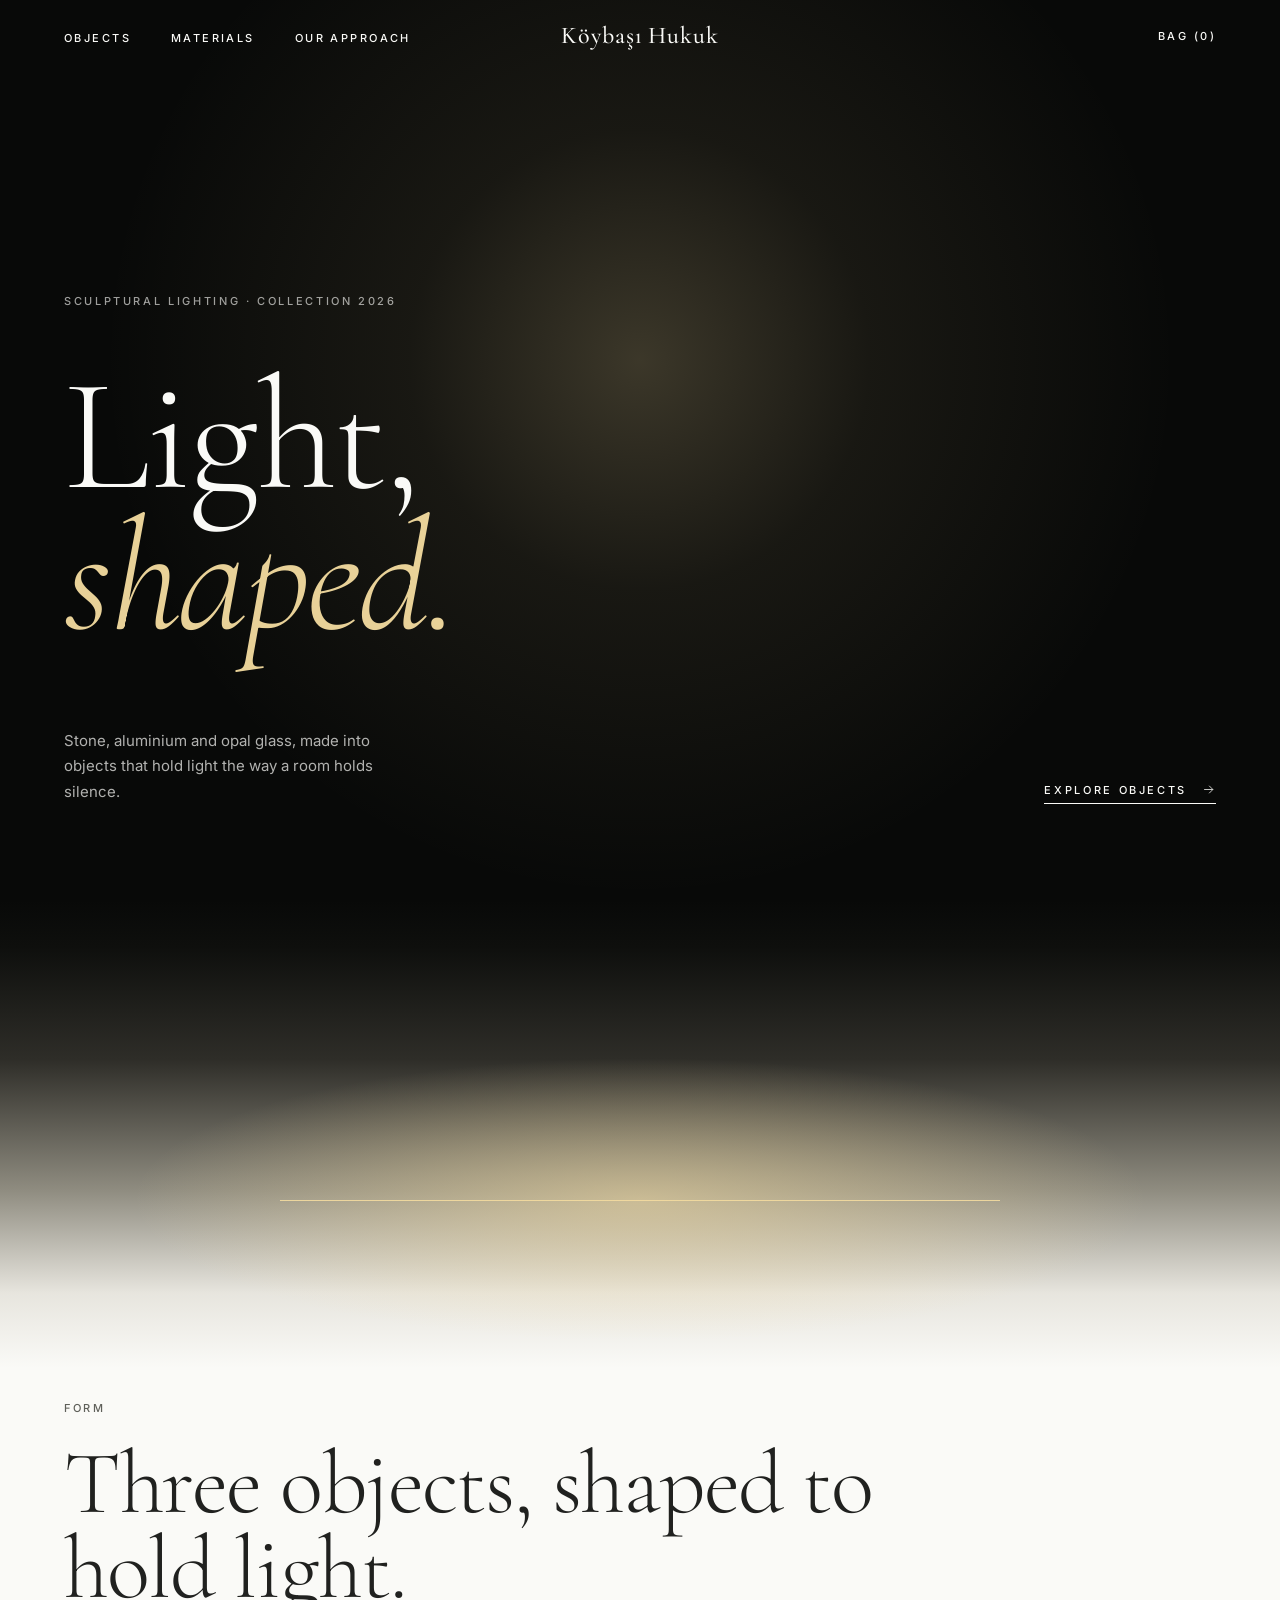
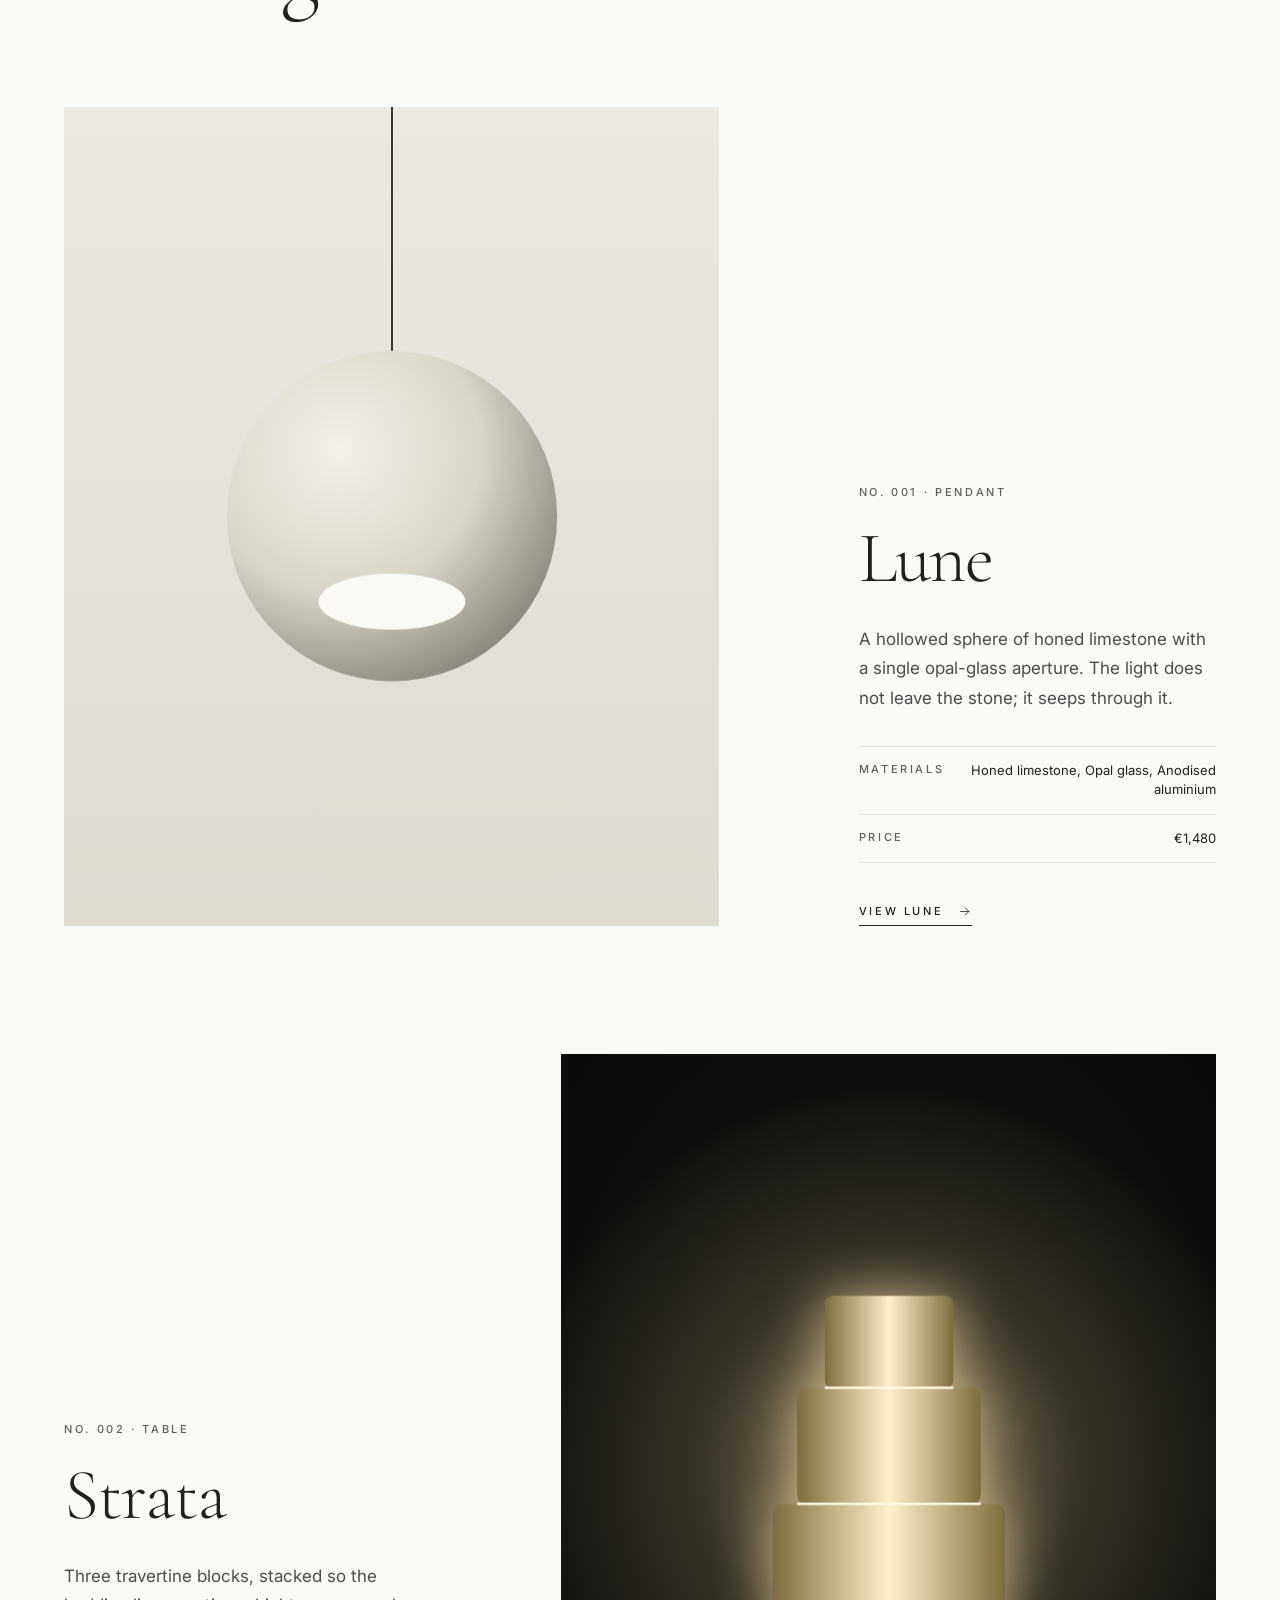
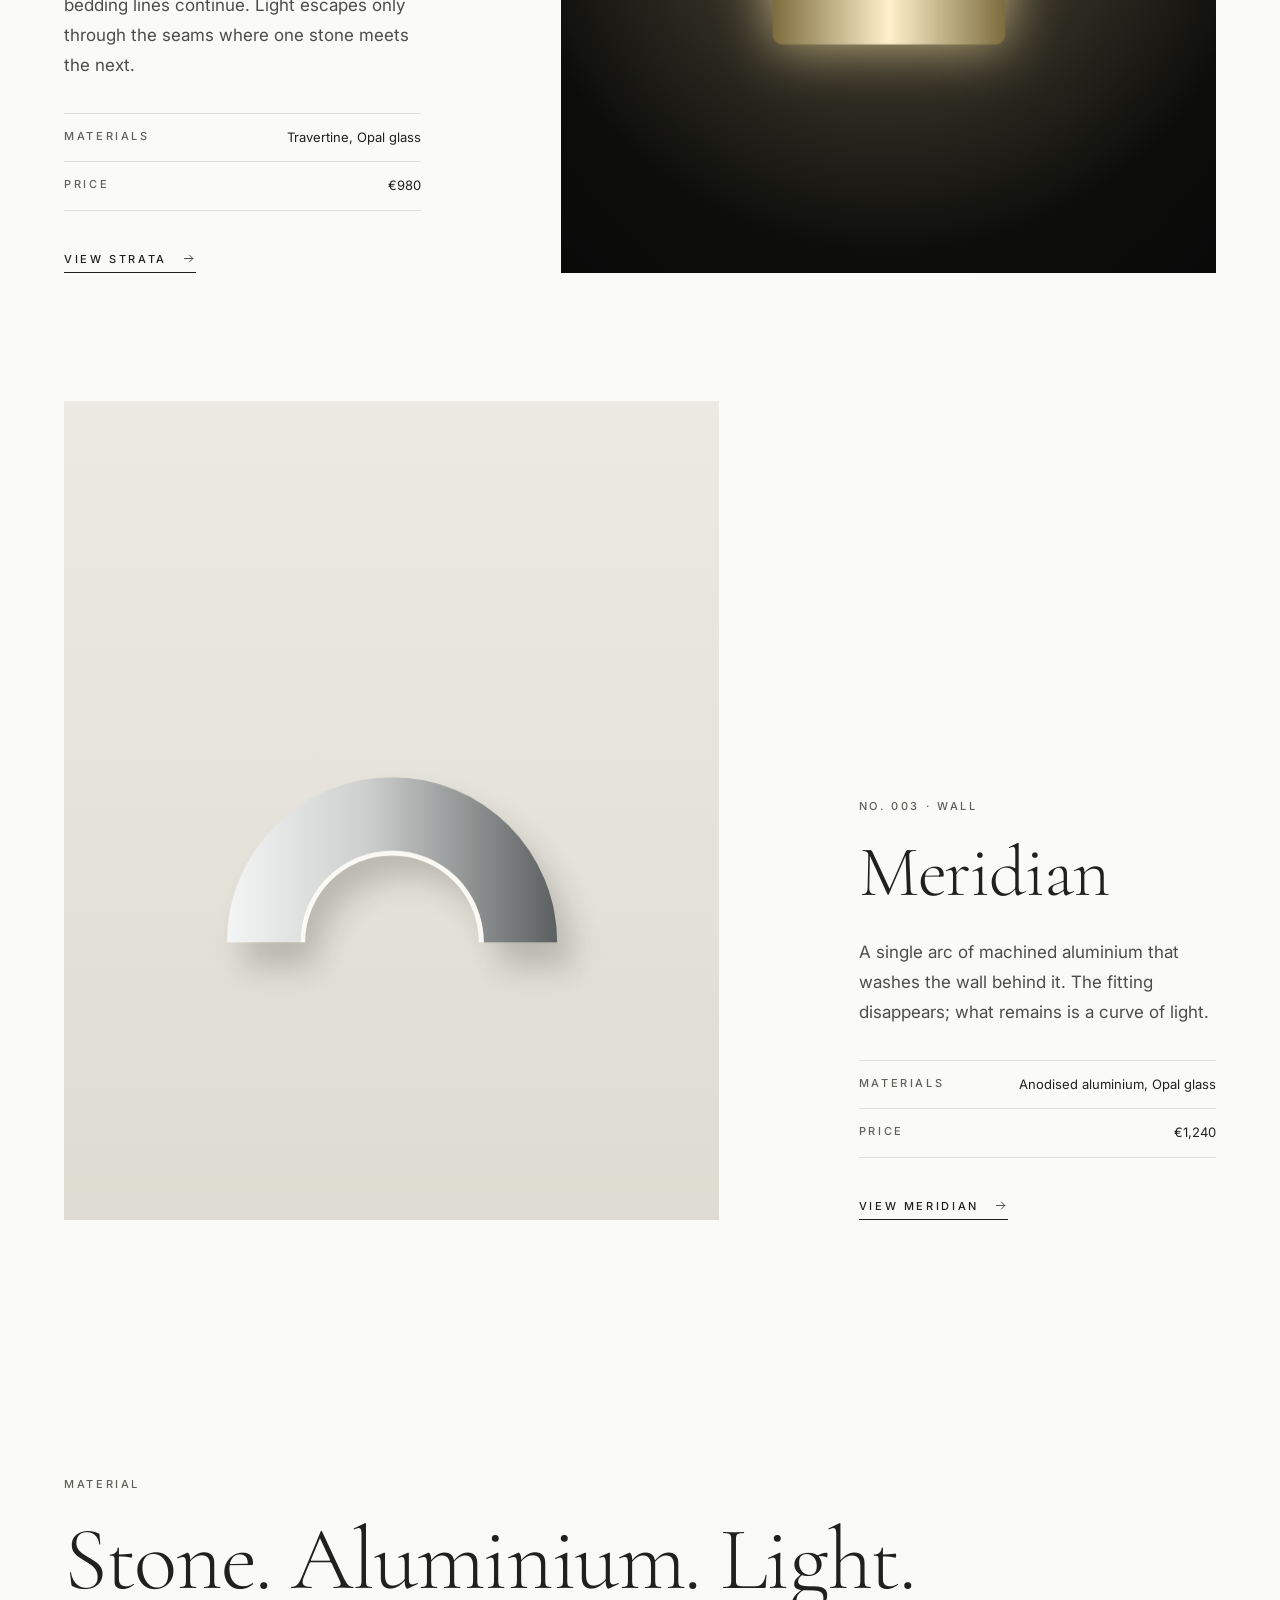
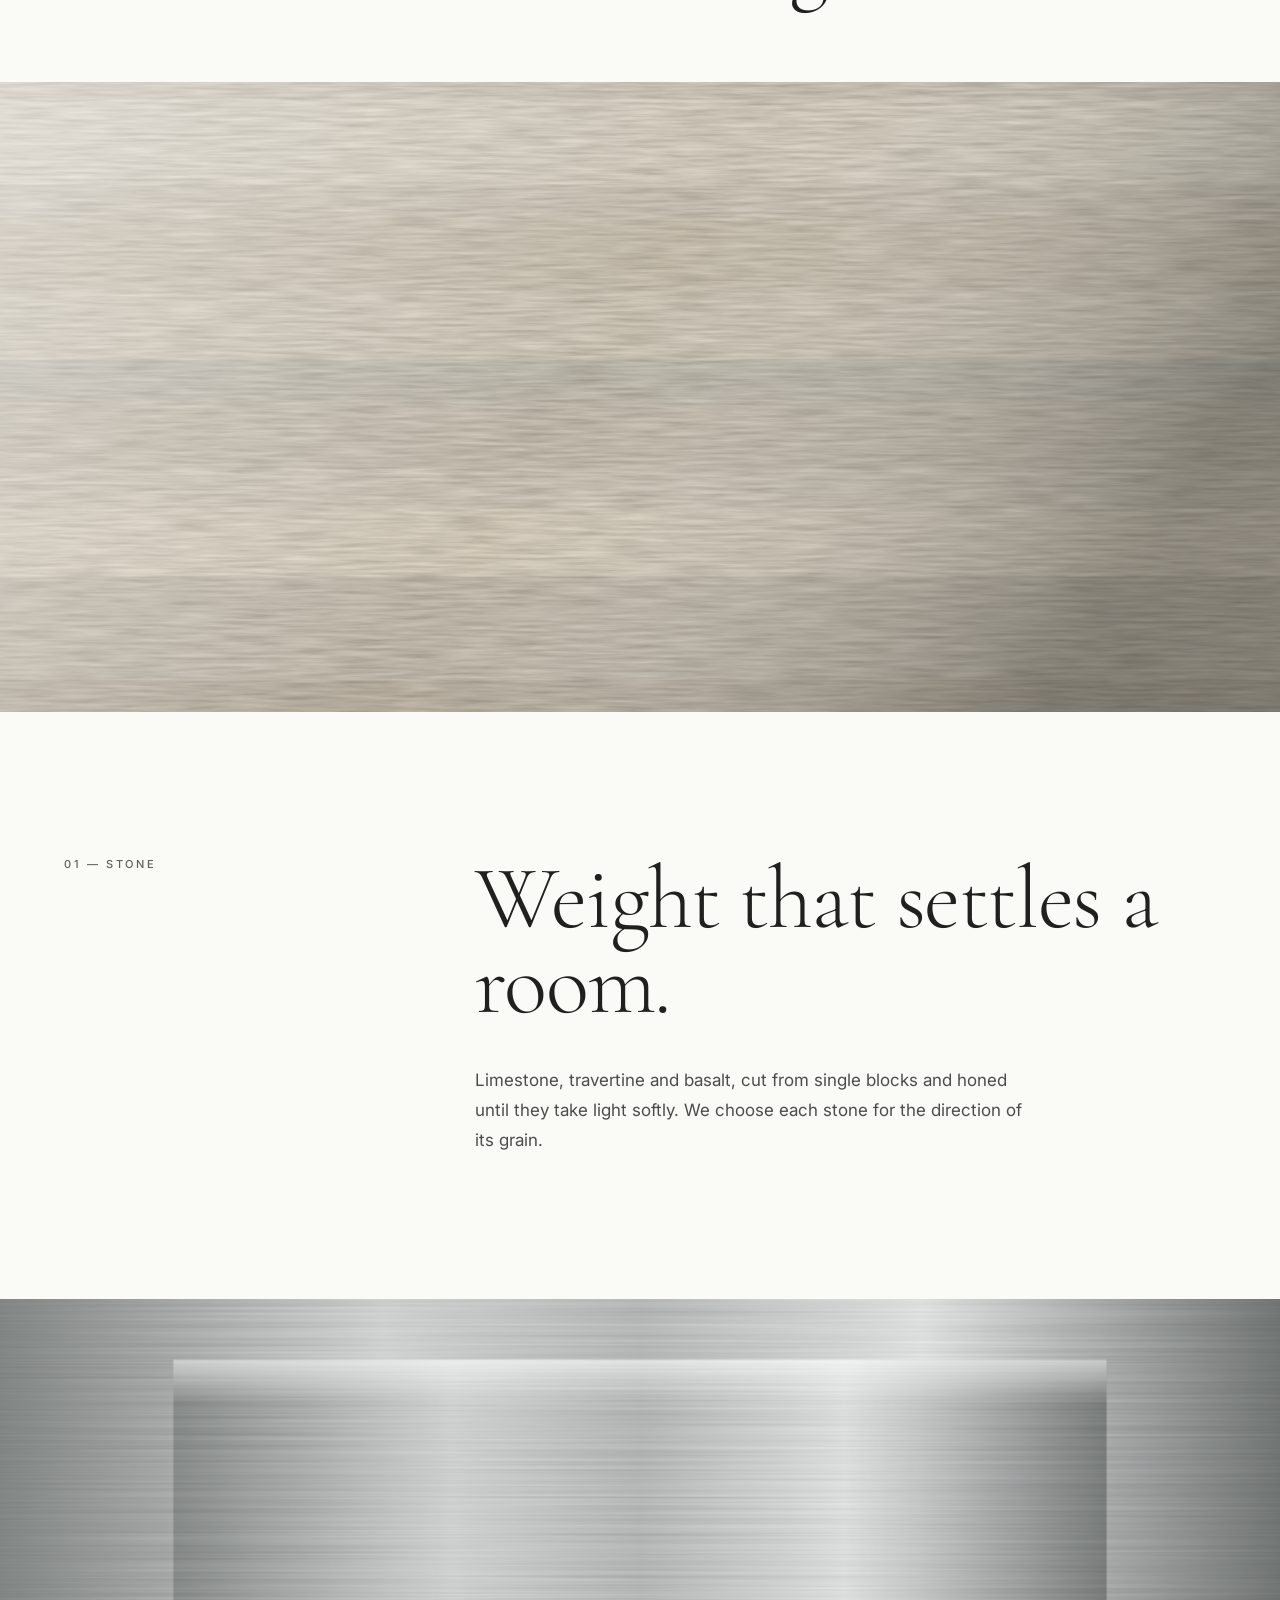
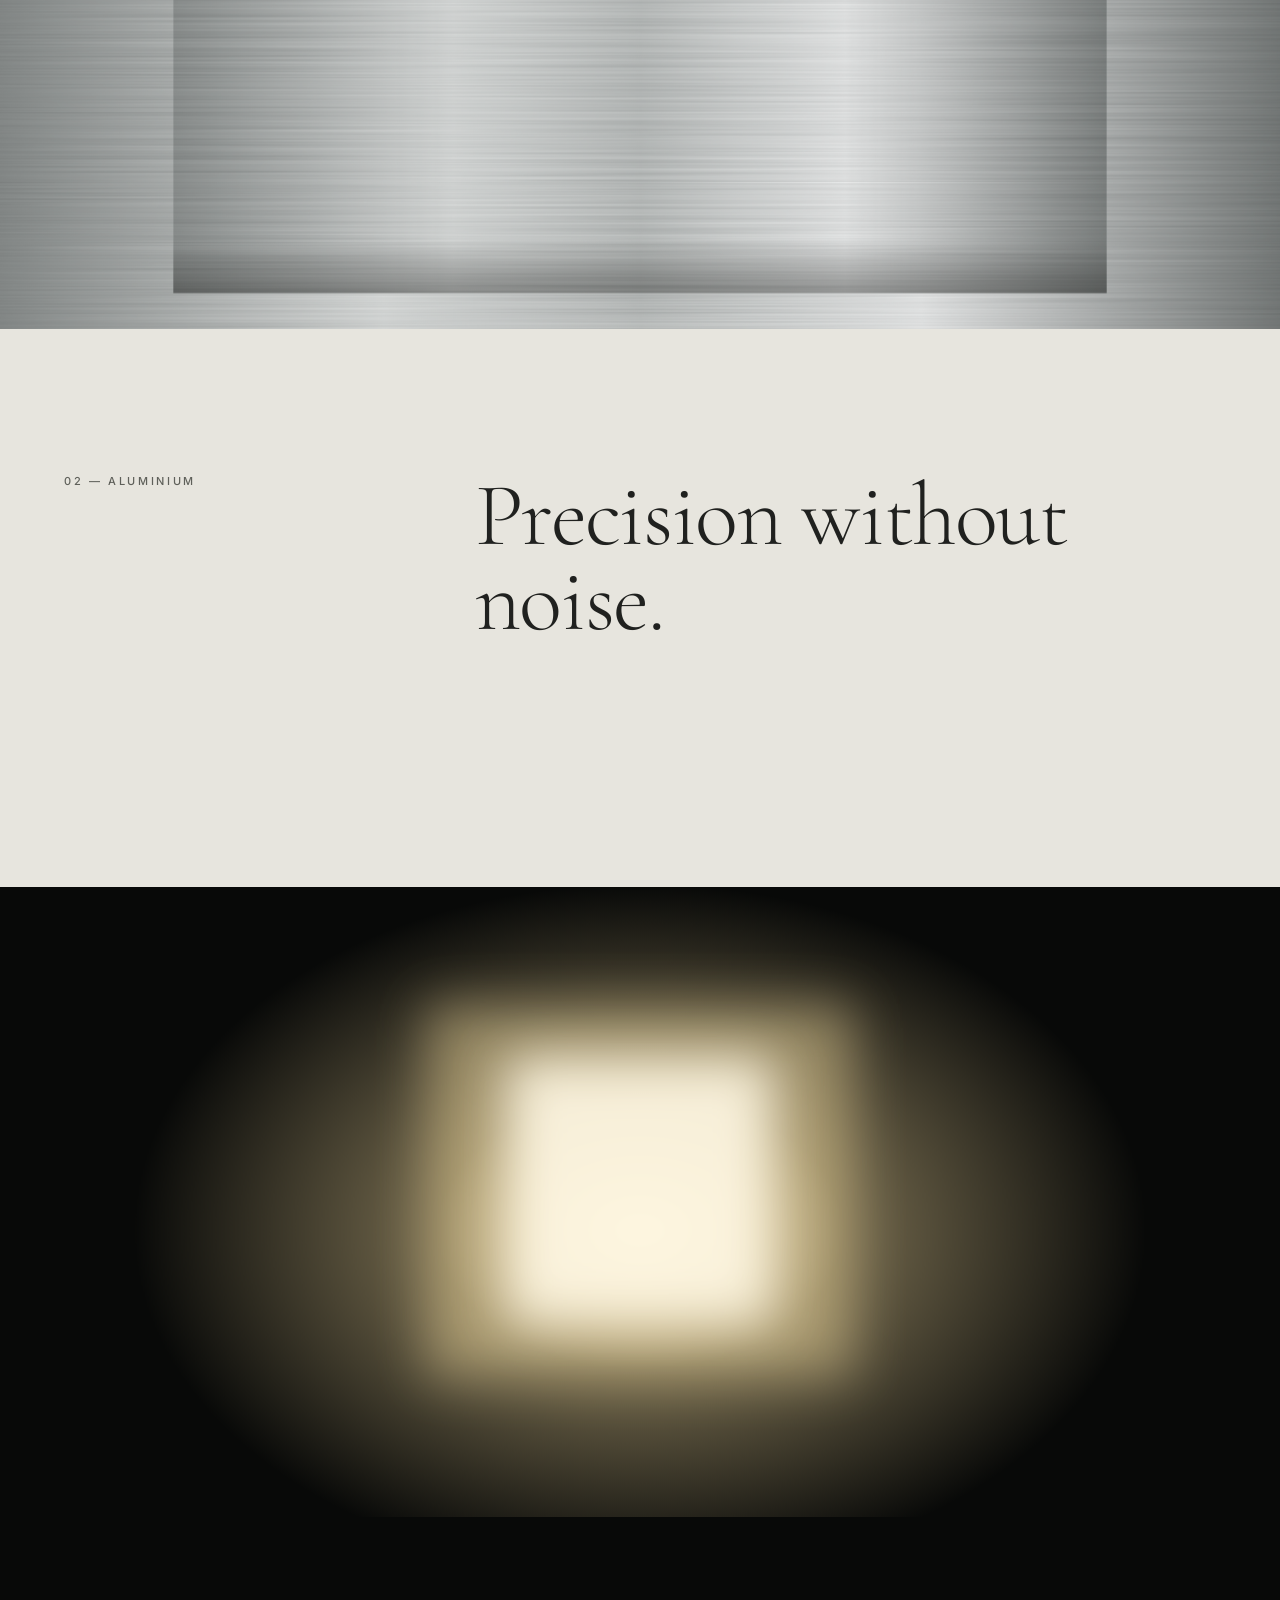
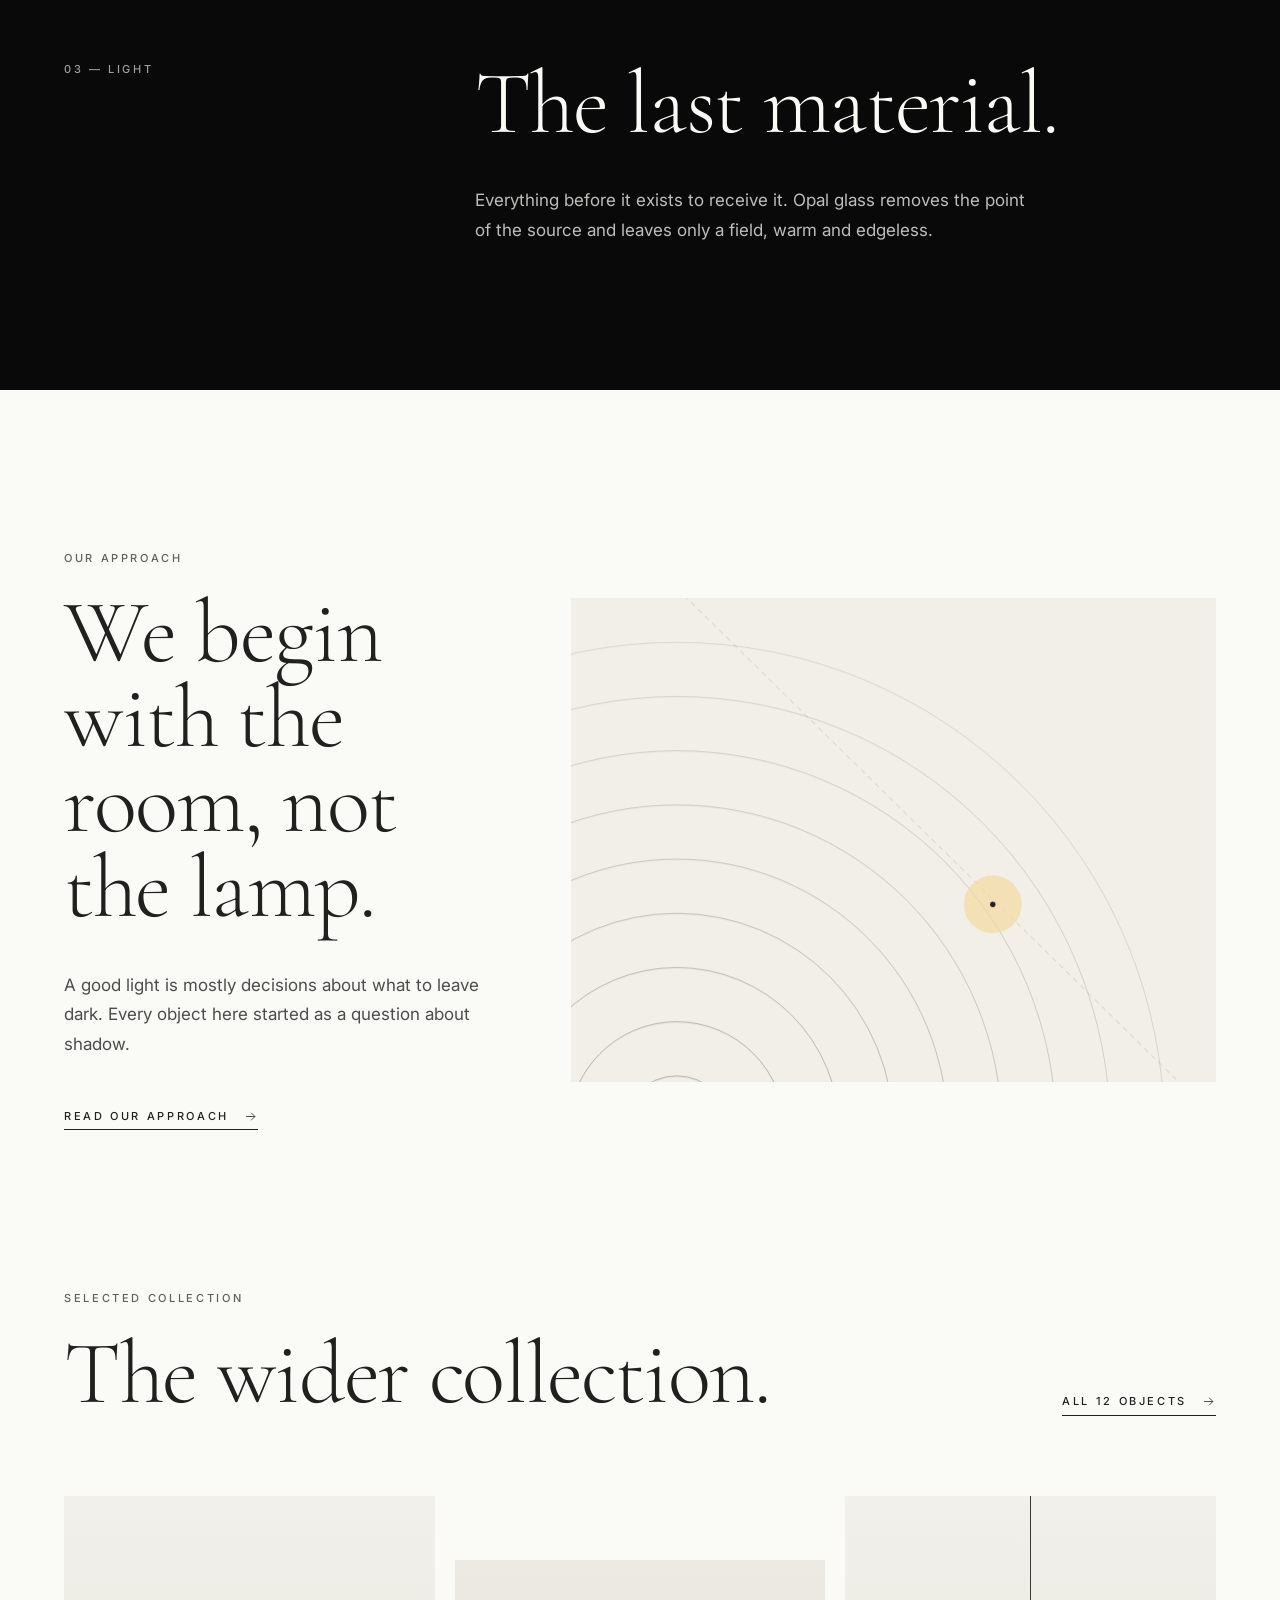
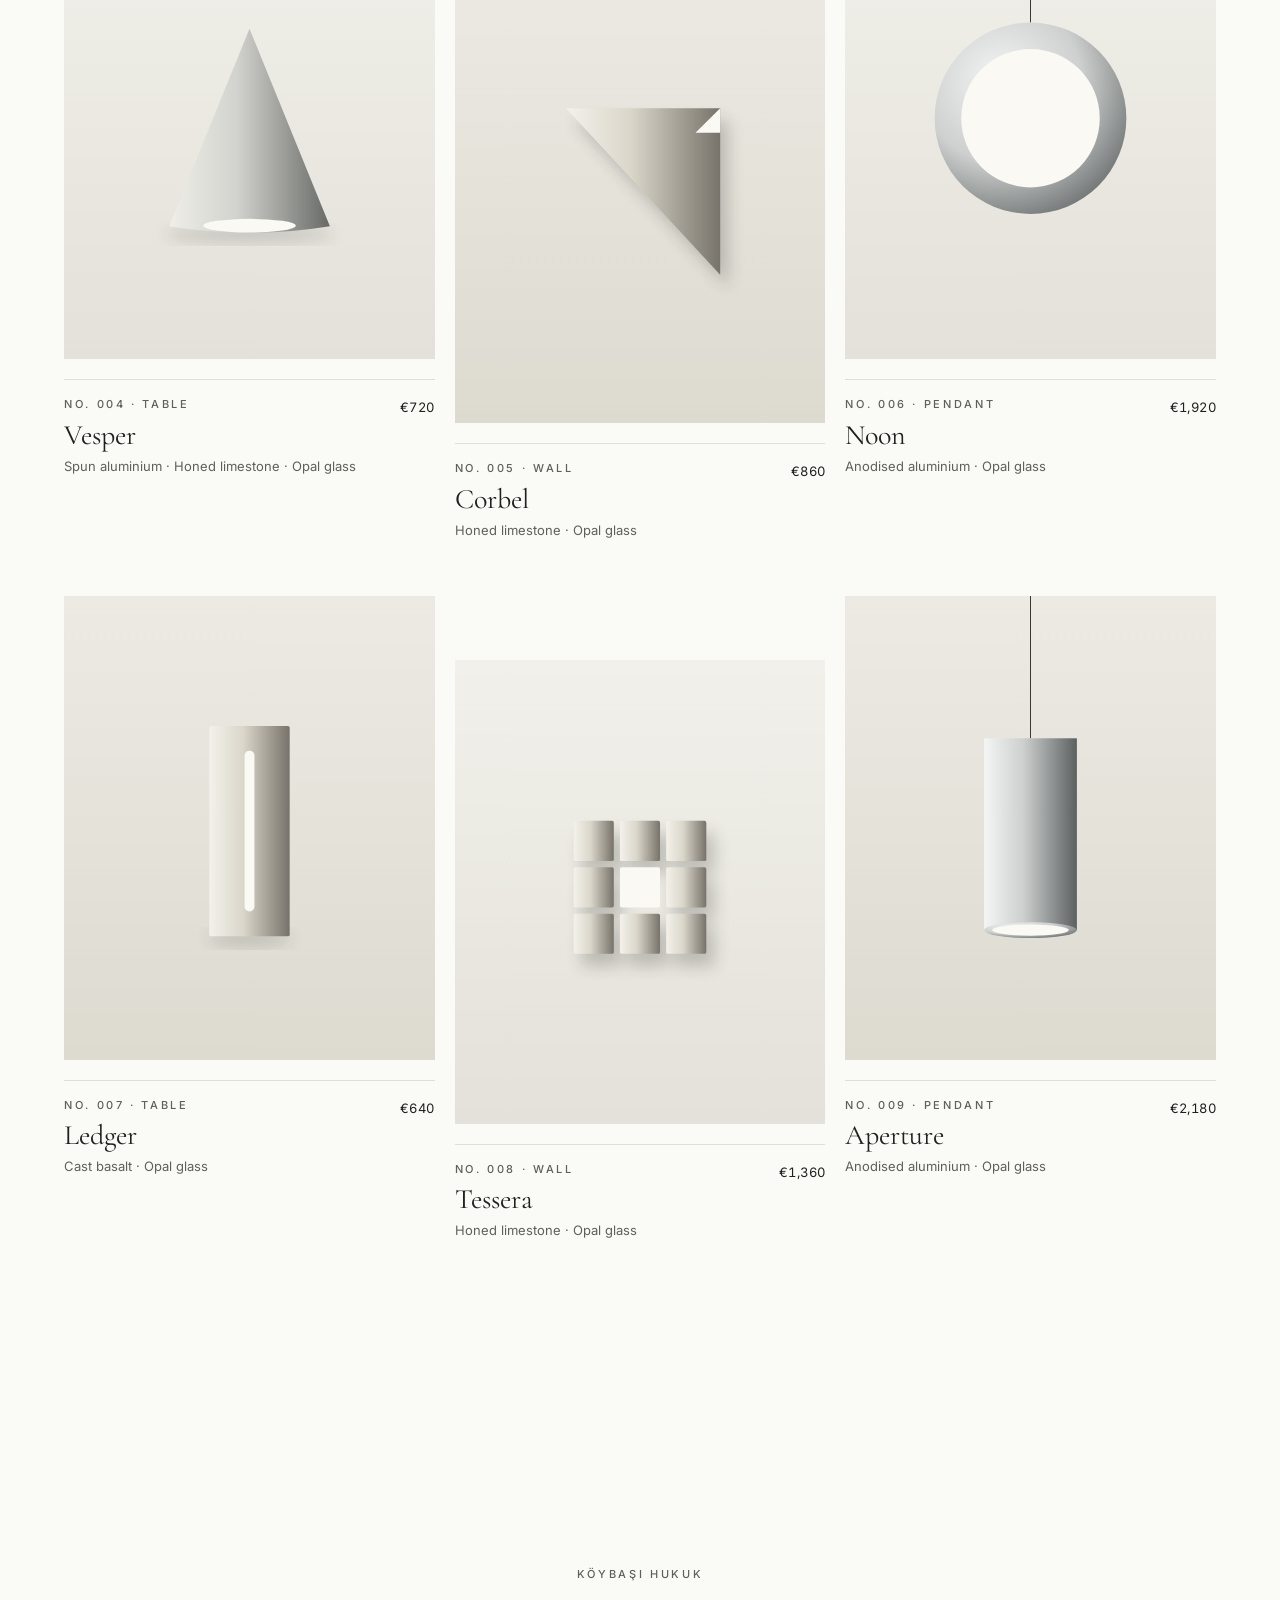
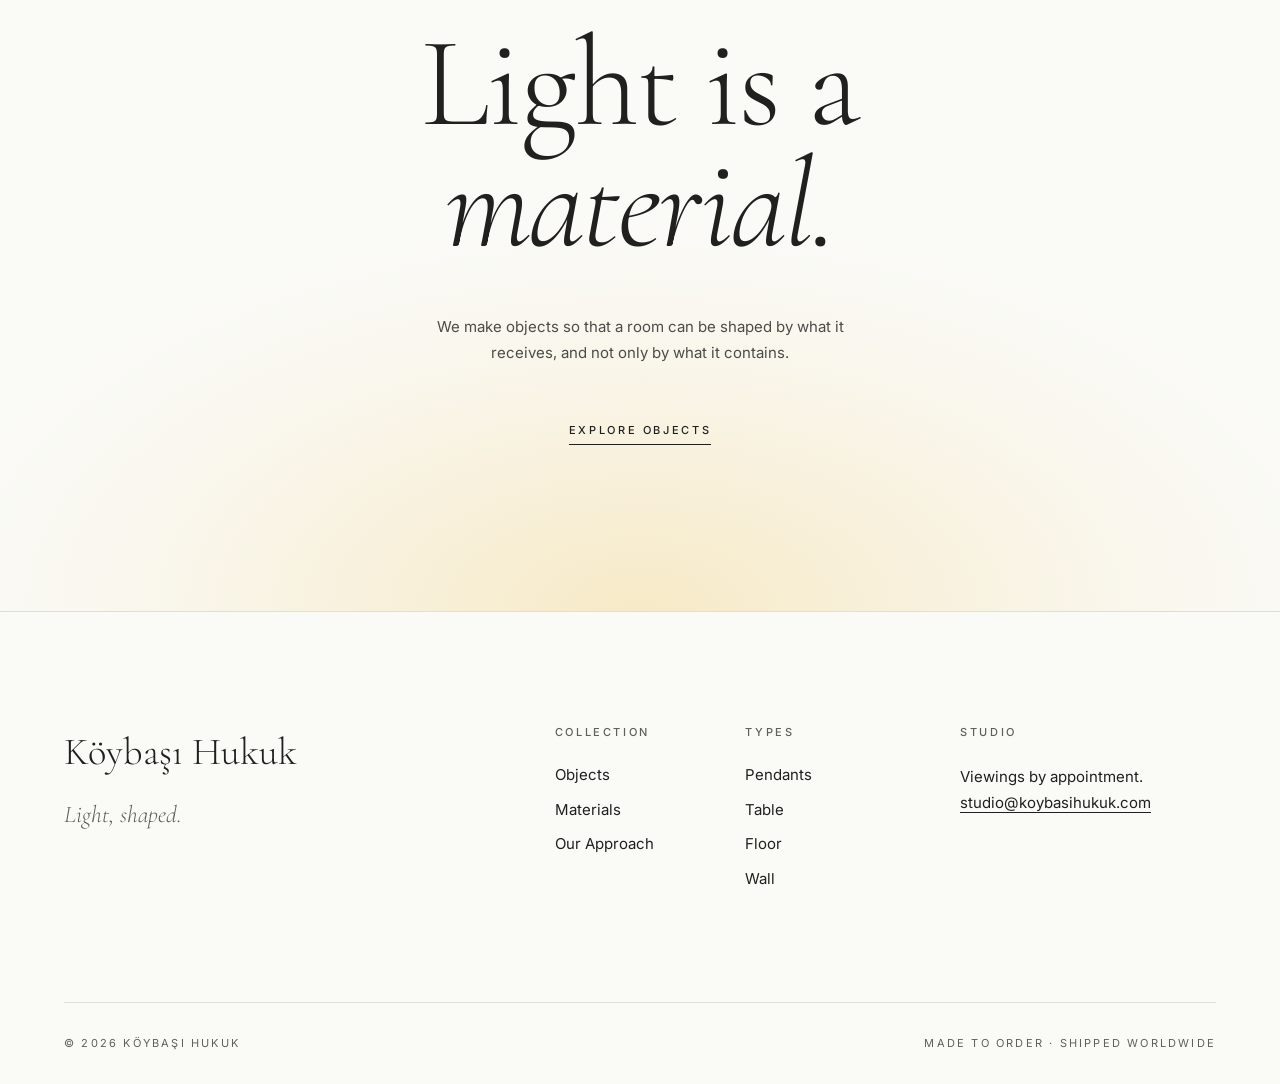
<file: index.html>
<!doctype html>
<html lang="en">
<head>
<title>Köybaşı Hukuk — Light, shaped.</title>
<meta name="description" content="Sculptural lighting in stone, aluminium and opal glass. Collectible objects in which light is treated as a material.">
<meta property="og:title" content="Köybaşı Hukuk — Light, shaped.">
<meta property="og:type" content="website">
<meta charset="utf-8">
<meta name="viewport" content="width=device-width,initial-scale=1">
<meta name="theme-color" content="#080908">
<link rel="icon" href="favicon.svg" type="image/svg+xml">
<link rel="preconnect" href="https://fonts.googleapis.com">
<link rel="preconnect" href="https://fonts.gstatic.com" crossorigin>
<link href="https://fonts.googleapis.com/css2?family=Cormorant+Garamond:ital,wght@0,300;0,400;0,500;0,600;1,300;1,400&family=Inter:wght@400;500&display=swap" rel="stylesheet">
<link rel="stylesheet" href="css/style.css">
</head>
<body data-page="home">
<main>
  <section class="hero on-dark" id="hero" aria-labelledby="hero-title">
    <div class="spot" id="spot" aria-hidden="true"></div>
    <div class="horizon" id="horizon" aria-hidden="true"></div>
    <div class="shell">
      <p class="eyebrow fadein" style="animation-delay:.2s;margin-bottom:56px">Sculptural lighting · Collection 2026</p>
      <div id="heroCopy">
        <h1 id="hero-title" class="display fadein" style="animation-delay:.5s">Light,<br><em class="italic">shaped.</em></h1>
        <div class="hero-row">
          <p class="sub fadein" style="animation-delay:1.1s">Stone, aluminium and opal glass, made into objects that hold light the way a room holds silence.</p>
          <div class="fadein" style="animation-delay:1.4s"><a class="link-line" href="objects.html">Explore Objects <svg width="15" height="15" viewBox="0 0 24 24" fill="none" stroke="currentColor" stroke-width="1.25" aria-hidden="true"><path d="M5 12h14M13 6l6 6-6 6"/></svg></a></div>
        </div>
      </div>
    </div>
  </section>
  <div class="dusk" aria-hidden="true"><div class="halo"></div><div class="rule"></div></div>

  <section class="sp" aria-labelledby="featured-title" style="padding-top:32px">
    <div class="shell">
      <div class="reveal" style="margin-bottom:96px">
        <p class="eyebrow" style="margin-bottom:24px">Form</p>
        <h2 id="featured-title" class="display t6" style="max-width:900px">Three objects, shaped to hold light.</h2>
      </div>
      <div id="featured" class="stack" style="gap:128px"></div>
    </div>
  </section>

  <section aria-labelledby="material-story-title" style="padding-top:96px">
    <div class="shell" style="padding-bottom:80px">
      <div class="reveal">
        <p class="eyebrow" style="margin-bottom:24px">Material</p>
        <h2 id="material-story-title" class="display t6" style="max-width:900px">Stone. Aluminium. Light.</h2>
      </div>
    </div>
    <div id="mats"></div>
  </section>

  <section class="sp" aria-labelledby="approach-title">
    <div class="shell"><div class="g12" style="align-items:center">
      <div class="reveal" style="grid-column:1/-1">
        <div class="g12" style="align-items:center;gap:64px">
          <div class="appr-txt" style="grid-column:span 5">
            <p class="eyebrow" style="margin-bottom:24px">Our Approach</p>
            <h2 id="approach-title" class="display t6">We begin with the room, not the lamp.</h2>
            <p class="body" style="margin-top:40px;max-width:420px">A good light is mostly decisions about what to leave dark. Every object here started as a question about shadow.</p>
            <a class="link-line" href="our-approach.html" style="margin-top:48px">Read our approach <svg width="15" height="15" viewBox="0 0 24 24" fill="none" stroke="currentColor" stroke-width="1.25" aria-hidden="true"><path d="M5 12h14M13 6l6 6-6 6"/></svg></a>
          </div>
          <div class="appr-img" style="grid-column:span 7">
            <div class="frame mask ar43" data-par><img src="images/approach/process.svg" alt="Construction arcs and a single warm point on a drawing" loading="lazy"></div>
          </div>
        </div>
      </div>
    </div></div>
  </section>

  <section class="sp" aria-labelledby="collection-title" style="padding-top:0">
    <div class="shell">
      <div class="reveal" style="display:flex;flex-wrap:wrap;gap:32px;justify-content:space-between;align-items:flex-end;margin-bottom:80px">
        <div><p class="eyebrow" style="margin-bottom:24px">Selected collection</p><h2 id="collection-title" class="display t6">The wider collection.</h2></div>
        <a class="link-line" href="objects.html">All 12 objects <svg width="15" height="15" viewBox="0 0 24 24" fill="none" stroke="currentColor" stroke-width="1.25" aria-hidden="true"><path d="M5 12h14M13 6l6 6-6 6"/></svg></a>
      </div>
      <ul class="cards c3 mobile2" id="selected"></ul>
    </div>
  </section>

  <section class="closing" aria-labelledby="closing-title">
    <div class="shell reveal">
      <p class="eyebrow" style="margin-bottom:40px">Köybaşı Hukuk</p>
      <h2 id="closing-title" class="display" style="font-size:clamp(3.6rem,10vw,8rem);max-width:1000px;margin:0 auto">Light is a<br><em class="italic">material.</em></h2>
      <p class="body" style="max-width:420px;margin:48px auto 0;font-size:15px">We make objects so that a room can be shaped by what it receives, and not only by what it contains.</p>
      <a class="link-line" href="objects.html" style="margin-top:56px">Explore Objects</a>
    </div>
  </section>
</main>
<style>
@media(max-width:1023px){.appr-txt,.appr-img{grid-column:1/-1!important}}
.spread.rev .img,.spread .img{min-width:0}
</style>
<script src="js/products.js"></script>
<script src="js/app.js"></script>
<script>
window.KH_PAGE = function (KH) {
  var P = KH.P, M = KH.money, E = KH.esc;
  var feat = P.filter(function (p) { return p.featured; });
  document.getElementById("featured").innerHTML = feat.map(function (p, i) {
    var img = p.images[i === 1 ? 1 : 0];
    return '<div class="spread' + (i % 2 ? " rev" : "") + '"><div class="img">' + KH.parallaxFrame(img.src, img.alt, "ar45", i === 0) + '</div><div class="txt reveal">' +
      '<p class="eyebrow" style="margin-bottom:24px">' + p.id.replace("kh-", "No. ") + " · " + p.category + '</p><h3 class="display t5">' + E(p.name) + '</h3>' +
      '<p class="body" style="margin-top:32px">' + E(p.description) + '</p>' +
      '<dl class="rows" style="margin-top:32px"><div><dt class="eyebrow">Materials</dt><dd>' + E(p.materials.join(", ")) + '</dd></div><div><dt class="eyebrow">Price</dt><dd>' + M(p.price) + '</dd></div></dl>' +
      '<a class="link-line" style="margin-top:40px" href="product.html?slug=' + p.slug + '">View ' + E(p.name) + " " + KH.ARROW + "</a></div></div>";
  }).join("");

  function msec(idx, name, title, text, src, alt, tone) {
    return '<section class="msec ' + tone + (tone === "dark" ? " on-dark" : "") + '" aria-labelledby="m' + idx + '">' + KH.parallaxFrame(src, alt, "pic") +
      '<div class="shell mtxt"><div class="reveal"><p class="eyebrow">' + idx + " — " + name + '</p></div><div><div class="reveal"><h2 id="m' + idx + '" class="display t6">' + title + '</h2></div><div class="reveal ps body"><p>' + text + "</p></div></div></div></section>";
  }
  document.getElementById("mats").innerHTML =
    msec("01", "Stone", "Weight that settles a room.", "Limestone, travertine and basalt, cut from single blocks and honed until they take light softly. We choose each stone for the direction of its grain.", "images/materials/stone.svg", "Bands of honed limestone under raking light", "") +
    msec("02", "Aluminium", "Precision without noise.", "Machined from solid billet and anodised so the surface is grown, not painted. It is the quietest metal we know, and the most exact.", "images/materials/aluminium.svg", "Brushed anodised aluminium plate catching a band of light", "stone") +
    msec("03", "Light", "The last material.", "Everything before it exists to receive it. Opal glass removes the point of the source and leaves only a field, warm and edgeless.", "images/materials/diffusion.svg", "Warm light diffusing through layers of opal glass in a dark room", "dark");

  document.getElementById("selected").innerHTML = P.filter(function (p) { return !p.featured; }).slice(0, 6).map(function (p, i) { return "<li>" + KH.card(p, i + 2) + "</li>"; }).join("");
};
</script>
</body>
</html>
</file>
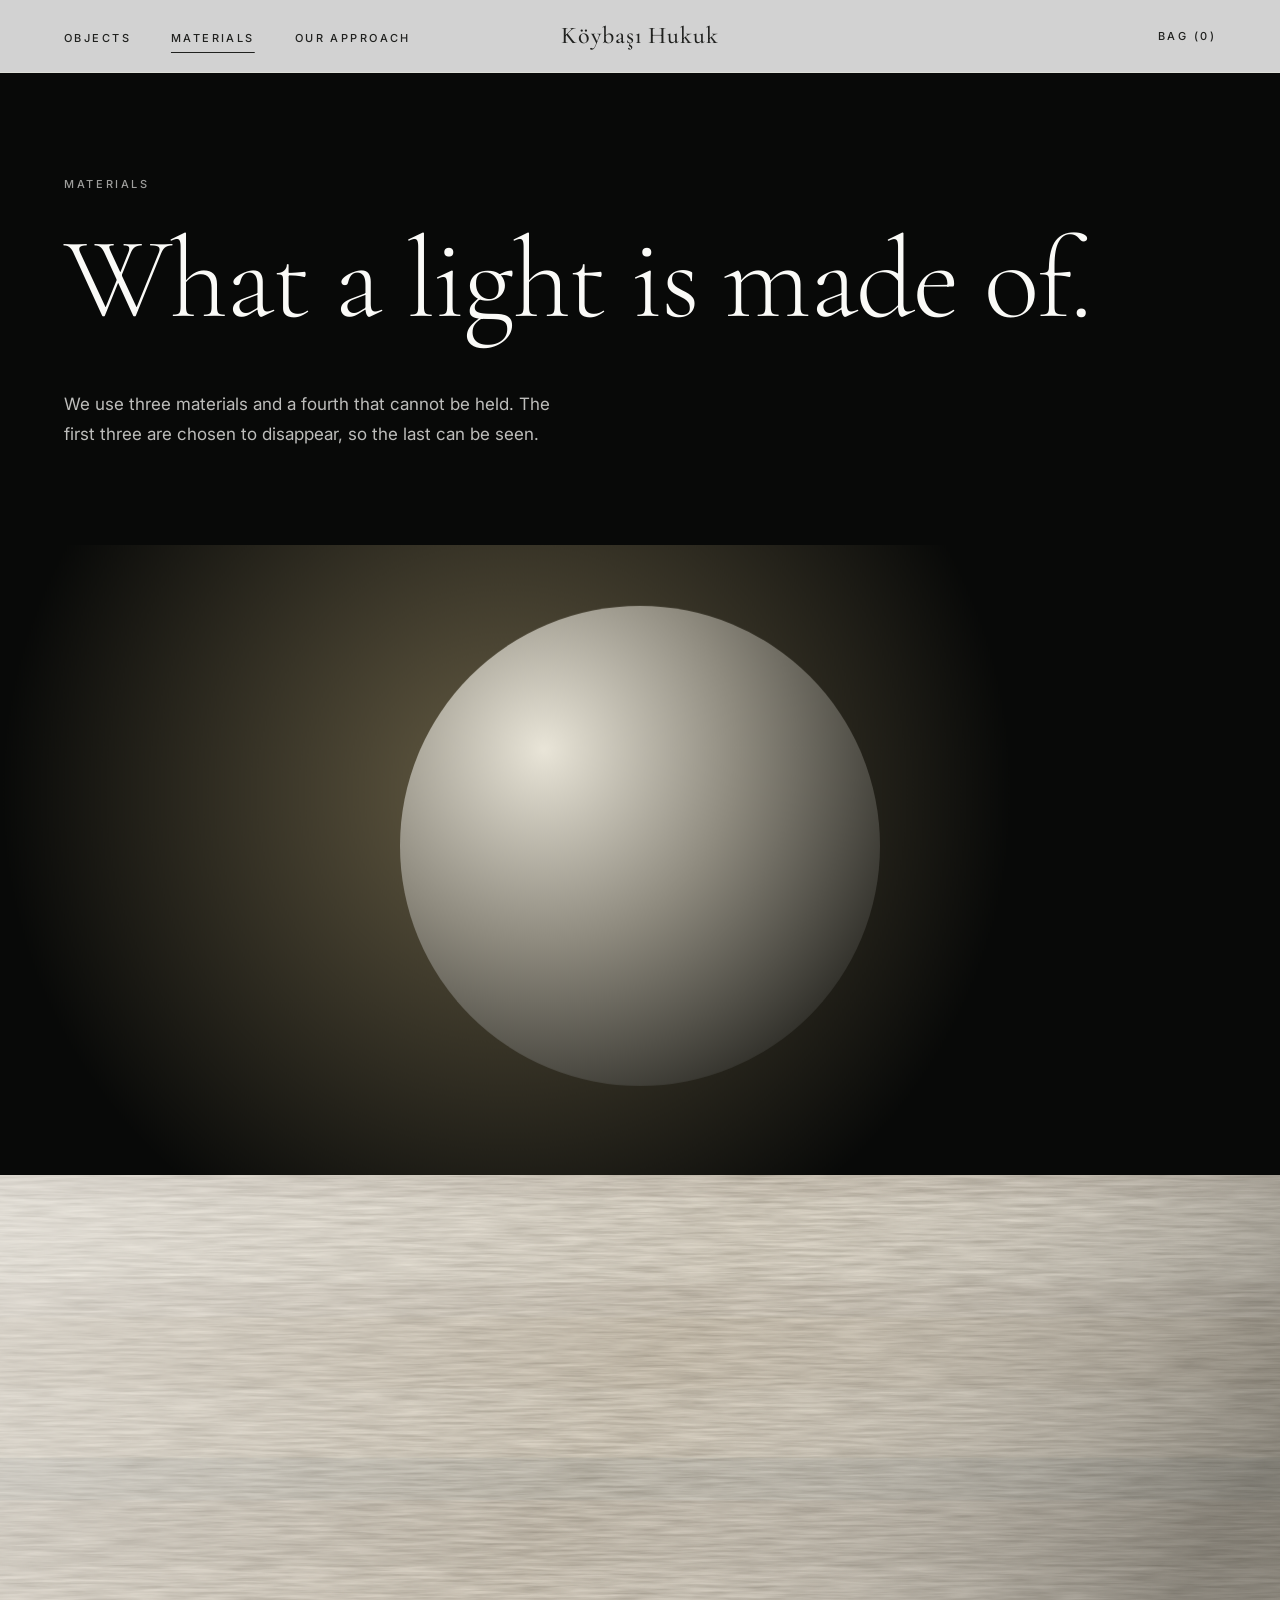
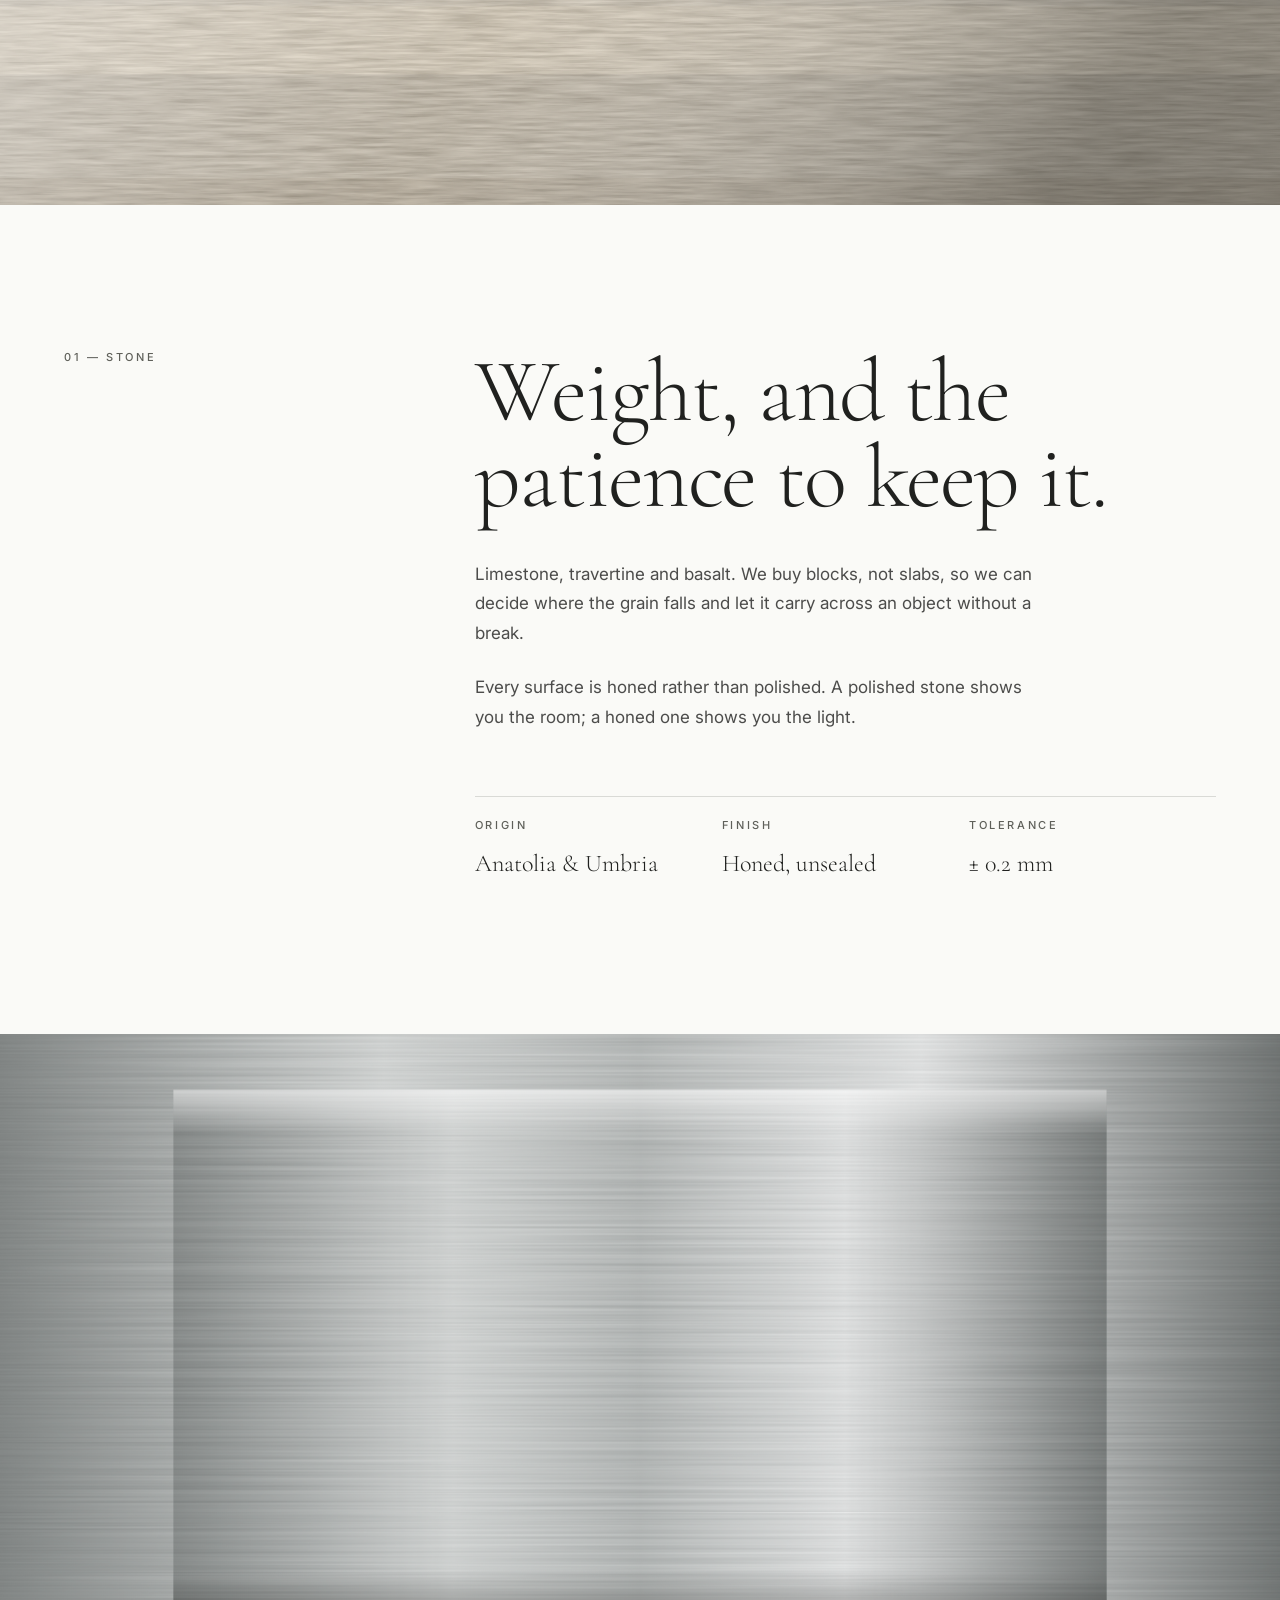
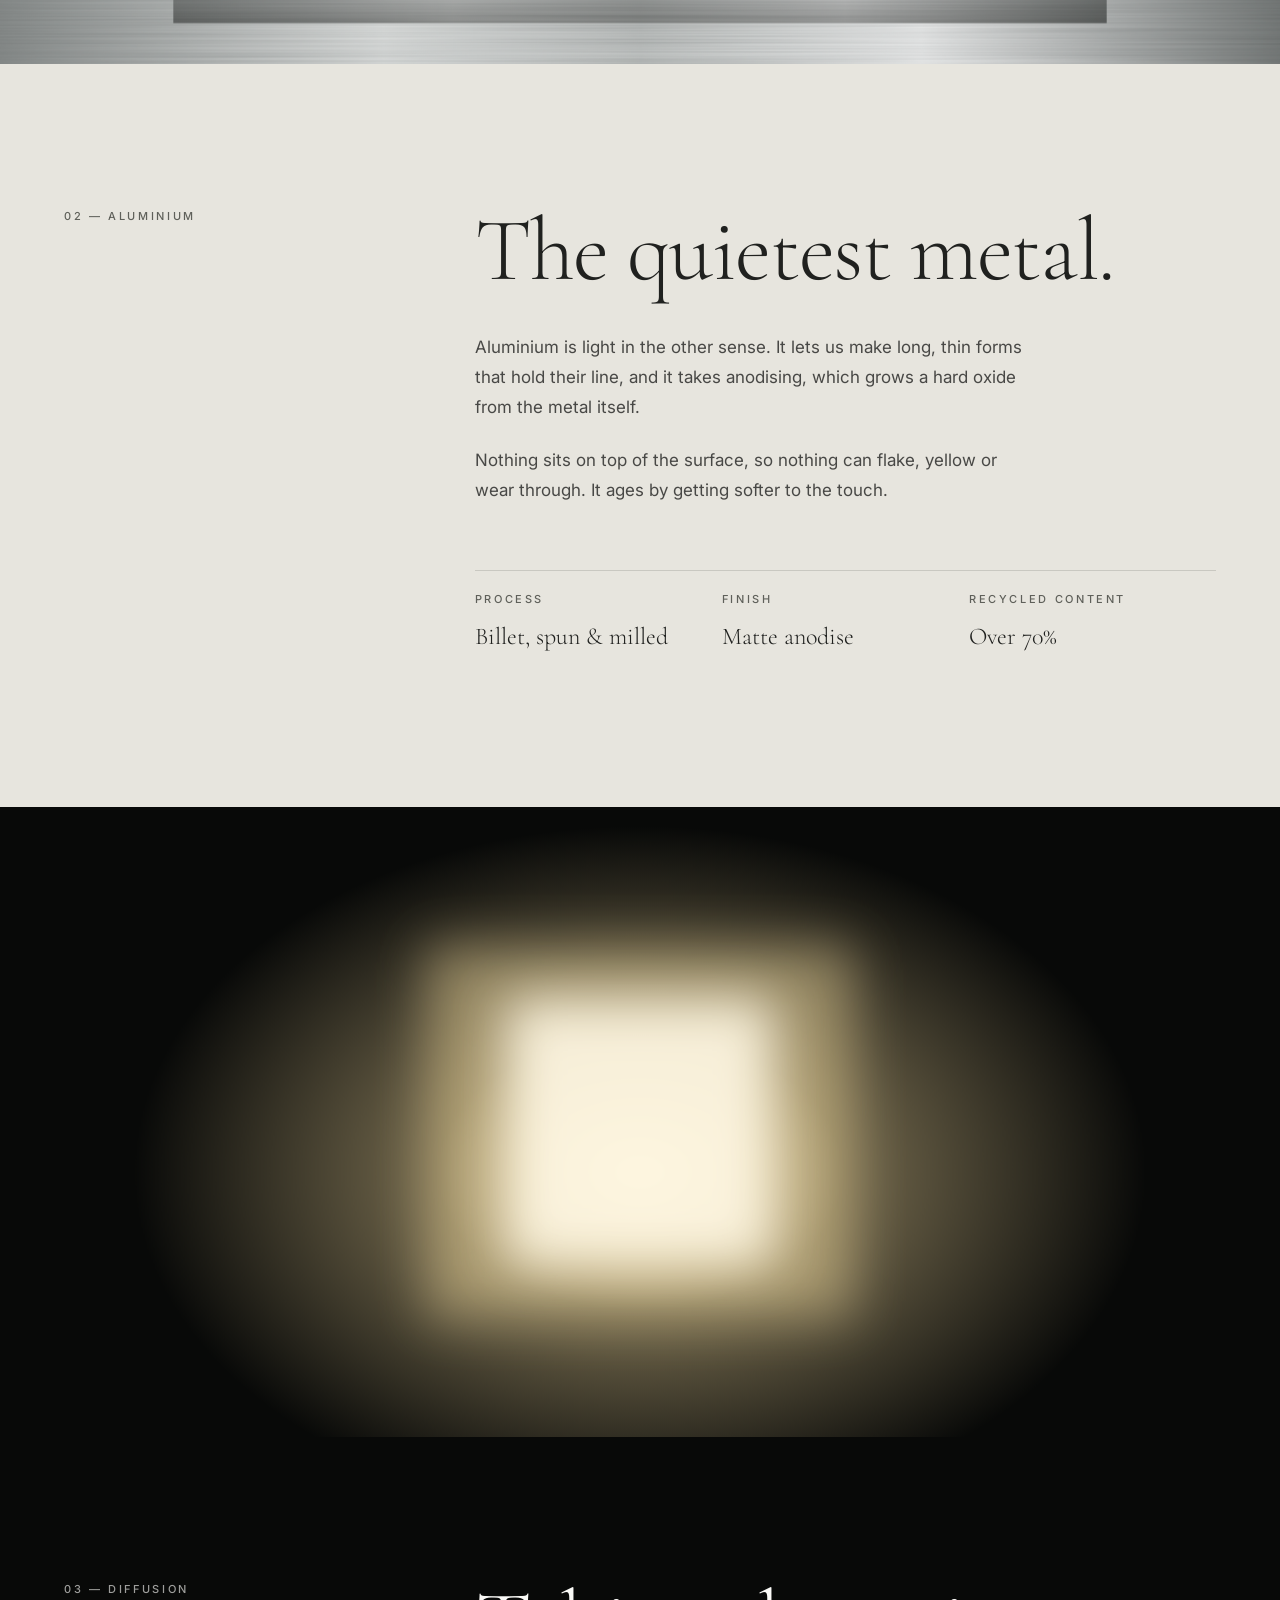
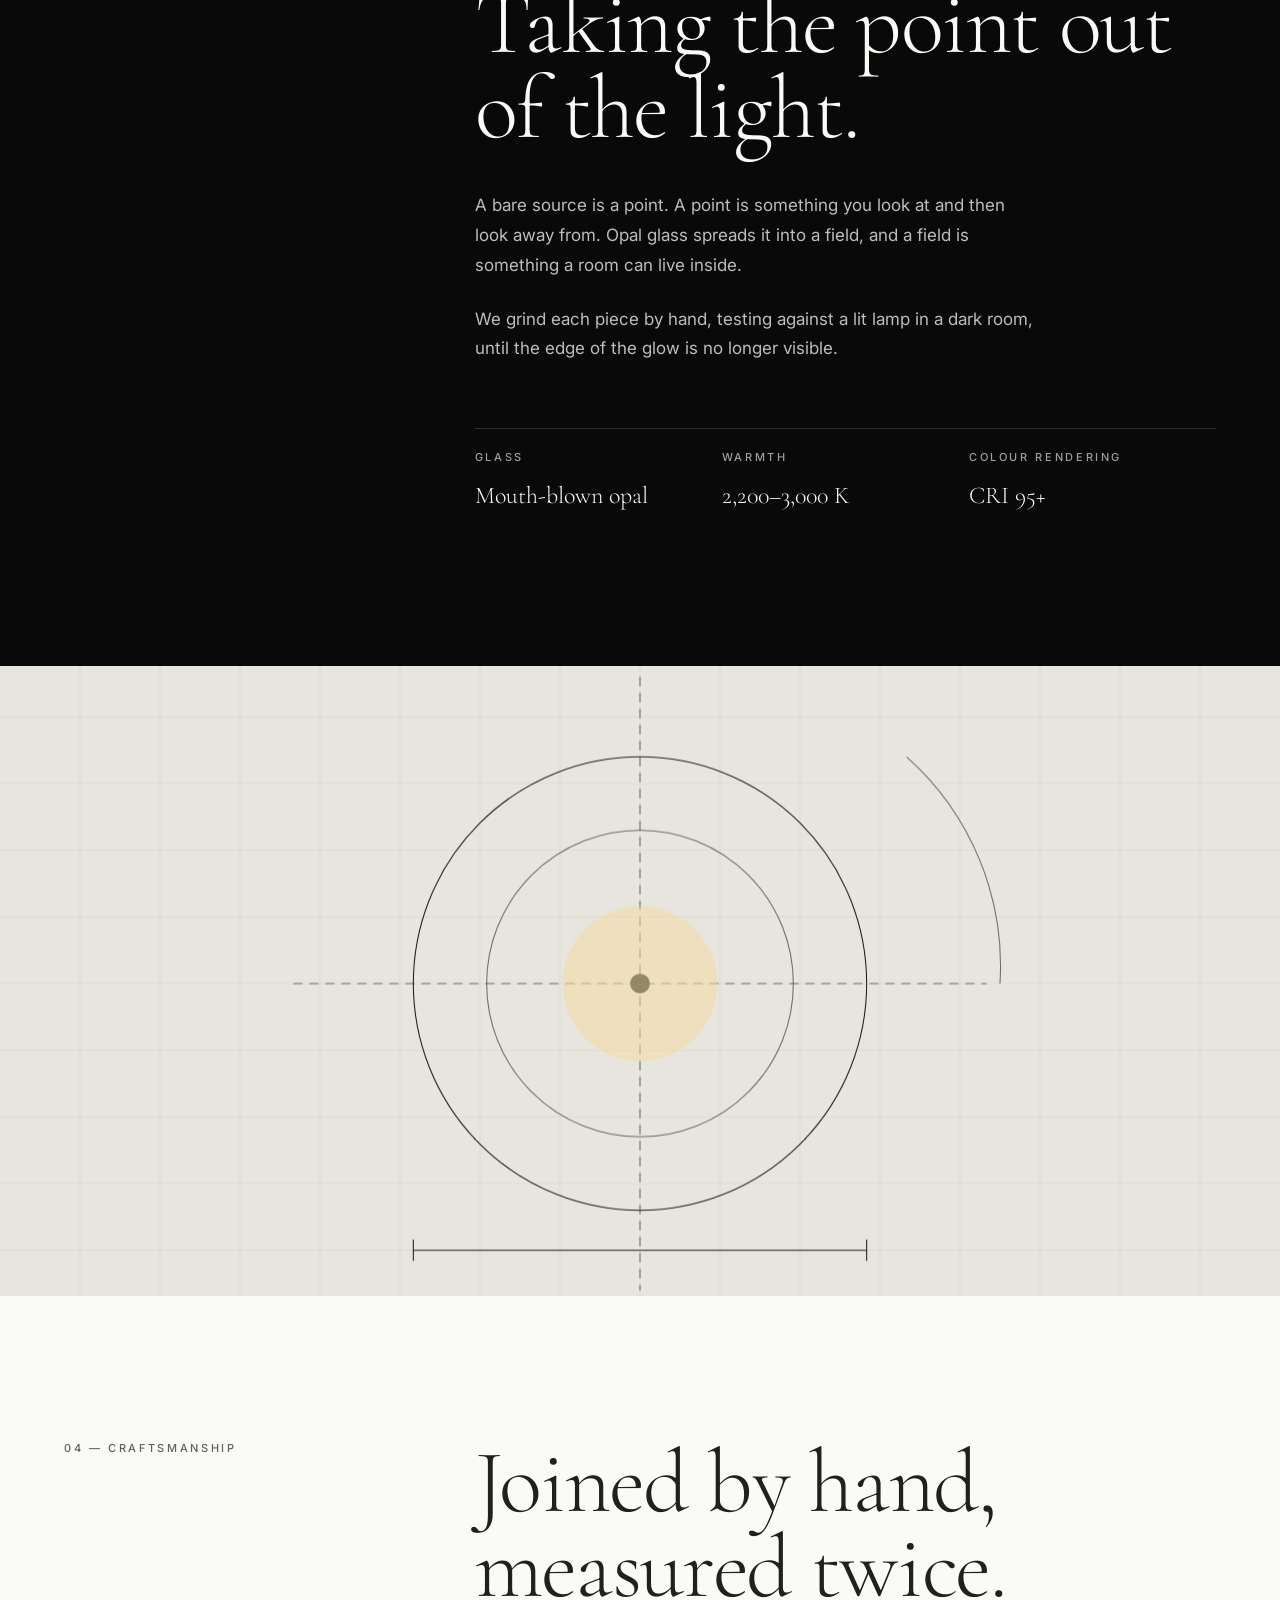
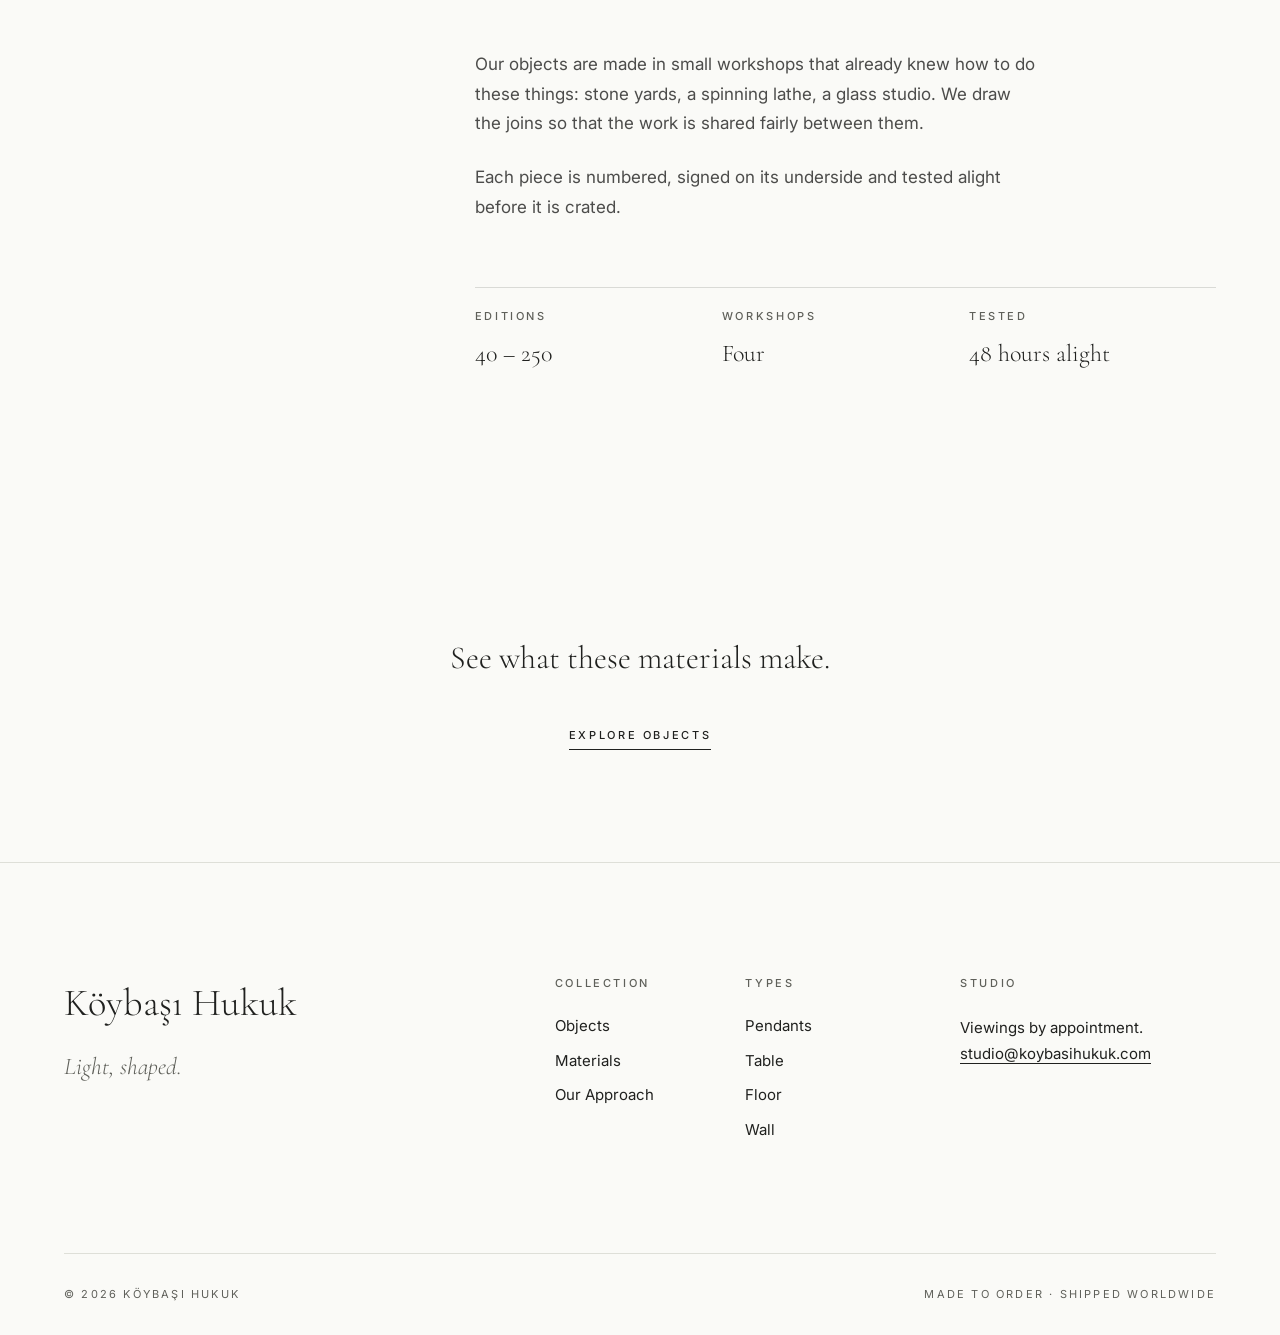
<file: materials.html>
<!doctype html>
<html lang="en">
<head>
<title>Materials — Köybaşı Hukuk</title>
<meta name="description" content="Stone, aluminium, opal glass and the hands that join them. The materials behind every Köybaşı Hukuk object.">
<meta charset="utf-8">
<meta name="viewport" content="width=device-width,initial-scale=1">
<meta name="theme-color" content="#080908">
<link rel="icon" href="favicon.svg" type="image/svg+xml">
<link rel="preconnect" href="https://fonts.googleapis.com">
<link rel="preconnect" href="https://fonts.gstatic.com" crossorigin>
<link href="https://fonts.googleapis.com/css2?family=Cormorant+Garamond:ital,wght@0,300;0,400;0,500;0,600;1,300;1,400&family=Inter:wght@400;500&display=swap" rel="stylesheet">
<link rel="stylesheet" href="css/style.css">
</head>
<body data-page="materials">
<main>
  <section class="on-dark" style="background:var(--night);color:var(--paper)" aria-labelledby="materials-title">
    <div class="shell" style="padding-top:176px;padding-bottom:96px">
      <div class="reveal">
        <p class="eyebrow" style="margin-bottom:32px">Materials</p>
        <h1 id="materials-title" class="display t9" style="max-width:1100px">What a light is made of.</h1>
        <p class="body" style="margin-top:56px;max-width:500px">We use three materials and a fourth that cannot be held. The first three are chosen to disappear, so the last can be seen.</p>
      </div>
    </div>
    <div class="frame mask" data-par style="height:70svh;min-height:380px;background:var(--night)"><img src="images/materials/intro.svg" alt="A stone sphere half lit in a dark room"></div>
  </section>
  <div id="mats"></div>
  <section style="padding:112px 0;text-align:center">
    <div class="reveal shell"><p class="lede" style="max-width:640px;margin:0 auto">See what these materials make.</p><a class="link-line" href="objects.html" style="margin-top:48px">Explore Objects</a></div>
  </section>
</main>
<script src="js/products.js"></script>
<script src="js/app.js"></script>
<script>
window.KH_PAGE = function (KH) {
  function sec(idx, name, title, paras, src, alt, tone, facts) {
    return '<section class="msec ' + tone + (tone === "dark" ? " on-dark" : "") + '" aria-labelledby="m' + idx + '">' + KH.parallaxFrame(src, alt, "pic") +
      '<div class="shell mtxt"><div class="reveal"><p class="eyebrow">' + idx + " — " + name + '</p></div><div><div class="reveal"><h2 id="m' + idx + '" class="display t6">' + title + '</h2></div>' +
      '<div class="reveal ps body">' + paras.map(function (p) { return "<p>" + p + "</p>"; }).join("") + "</div>" +
      '<div class="reveal"><dl class="facts">' + facts.map(function (f) { return '<div><dt class="eyebrow">' + f[0] + "</dt><dd>" + f[1] + "</dd></div>"; }).join("") + "</dl></div></div></div></section>";
  }
  document.getElementById("mats").innerHTML =
    sec("01", "Stone", "Weight, and the patience to keep it.", ["Limestone, travertine and basalt. We buy blocks, not slabs, so we can decide where the grain falls and let it carry across an object without a break.", "Every surface is honed rather than polished. A polished stone shows you the room; a honed one shows you the light."], "images/materials/stone.svg", "Layered bands of honed limestone under raking light", "", [["Origin", "Anatolia & Umbria"], ["Finish", "Honed, unsealed"], ["Tolerance", "± 0.2 mm"]]) +
    sec("02", "Aluminium", "The quietest metal.", ["Aluminium is light in the other sense. It lets us make long, thin forms that hold their line, and it takes anodising, which grows a hard oxide from the metal itself.", "Nothing sits on top of the surface, so nothing can flake, yellow or wear through. It ages by getting softer to the touch."], "images/materials/aluminium.svg", "Brushed aluminium plate with a diagonal band of reflected light", "stone", [["Process", "Billet, spun &amp; milled"], ["Finish", "Matte anodise"], ["Recycled content", "Over 70%"]]) +
    sec("03", "Diffusion", "Taking the point out of the light.", ["A bare source is a point. A point is something you look at and then look away from. Opal glass spreads it into a field, and a field is something a room can live inside.", "We grind each piece by hand, testing against a lit lamp in a dark room, until the edge of the glow is no longer visible."], "images/materials/diffusion.svg", "Layered warm light diffusing through opal glass", "dark", [["Glass", "Mouth-blown opal"], ["Warmth", "2,200–3,000 K"], ["Colour rendering", "CRI 95+"]]) +
    sec("04", "Craftsmanship", "Joined by hand, measured twice.", ["Our objects are made in small workshops that already knew how to do these things: stone yards, a spinning lathe, a glass studio. We draw the joins so that the work is shared fairly between them.", "Each piece is numbered, signed on its underside and tested alight before it is crated."], "images/materials/craft.svg", "A technical drawing of concentric circles with one warm disc", "", [["Editions", "40 – 250"], ["Workshops", "Four"], ["Tested", "48 hours alight"]]);
};
</script>
</body>
</html>
</file>
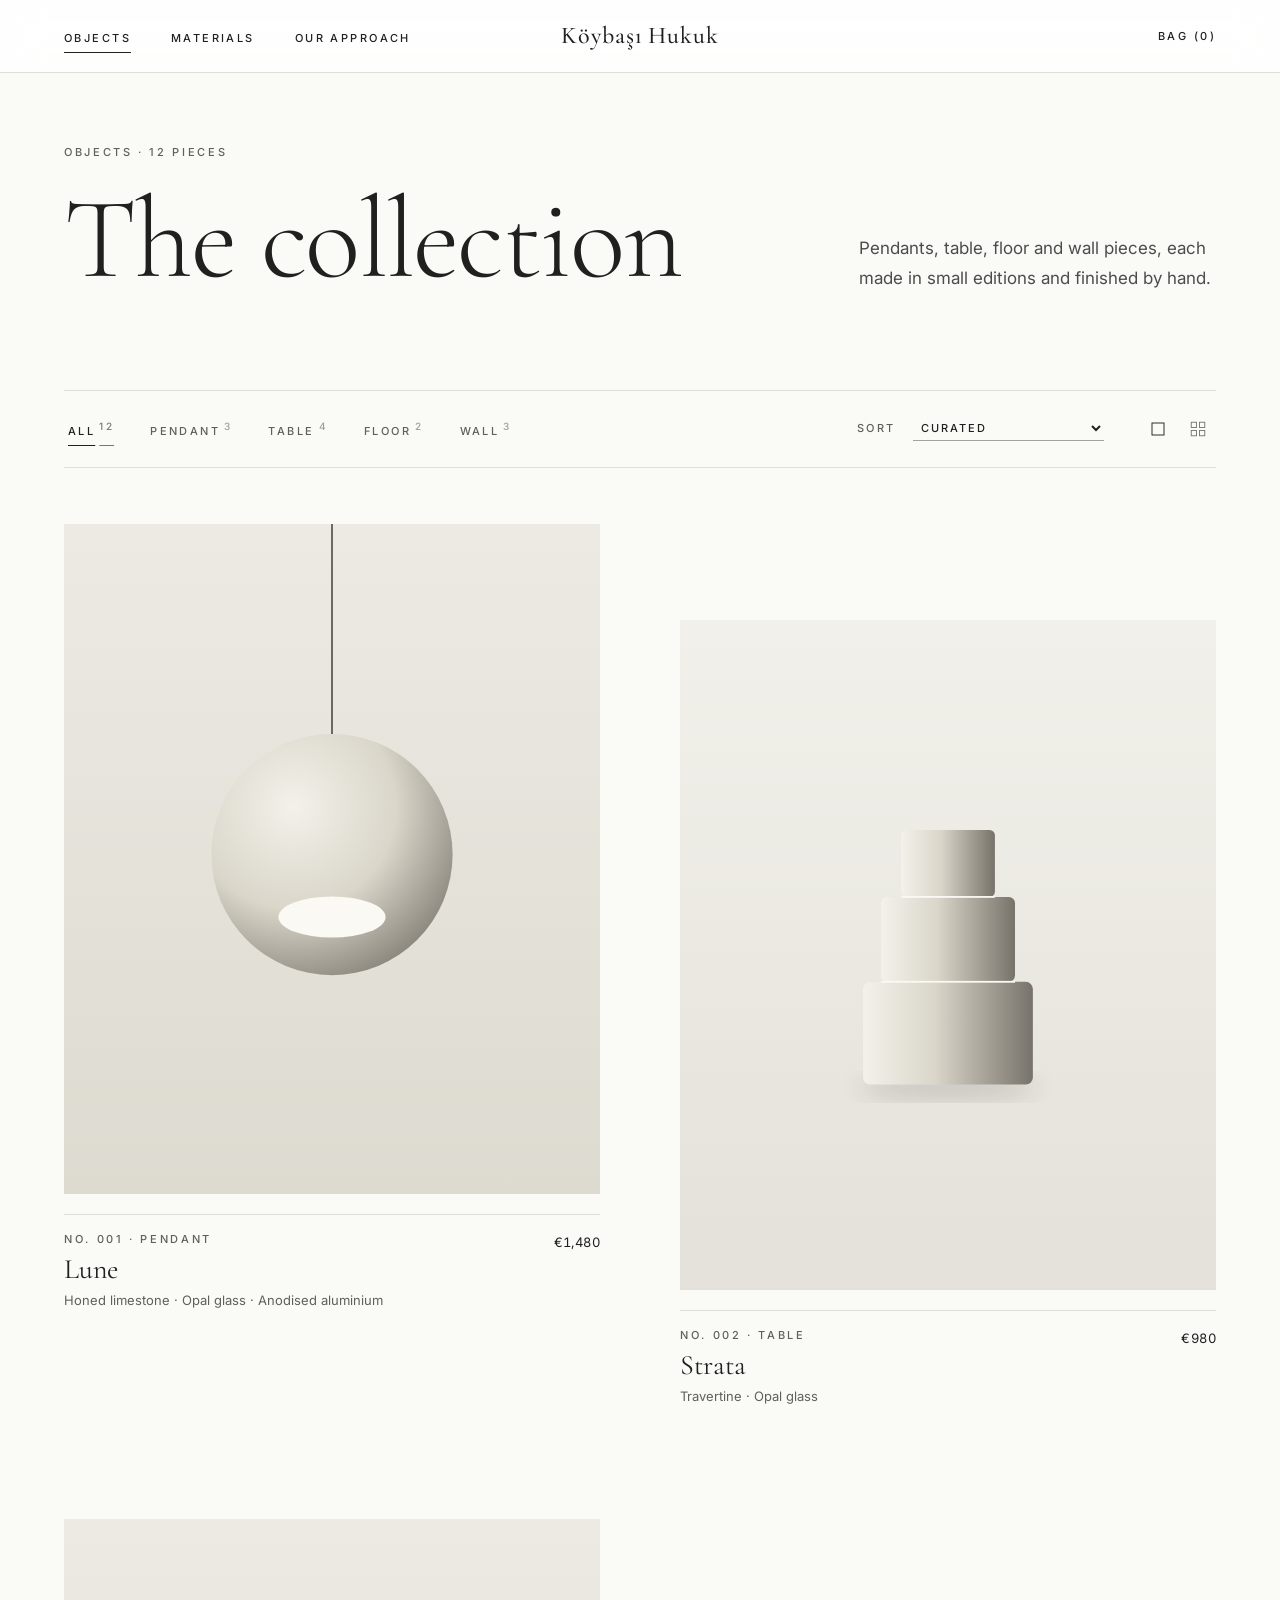
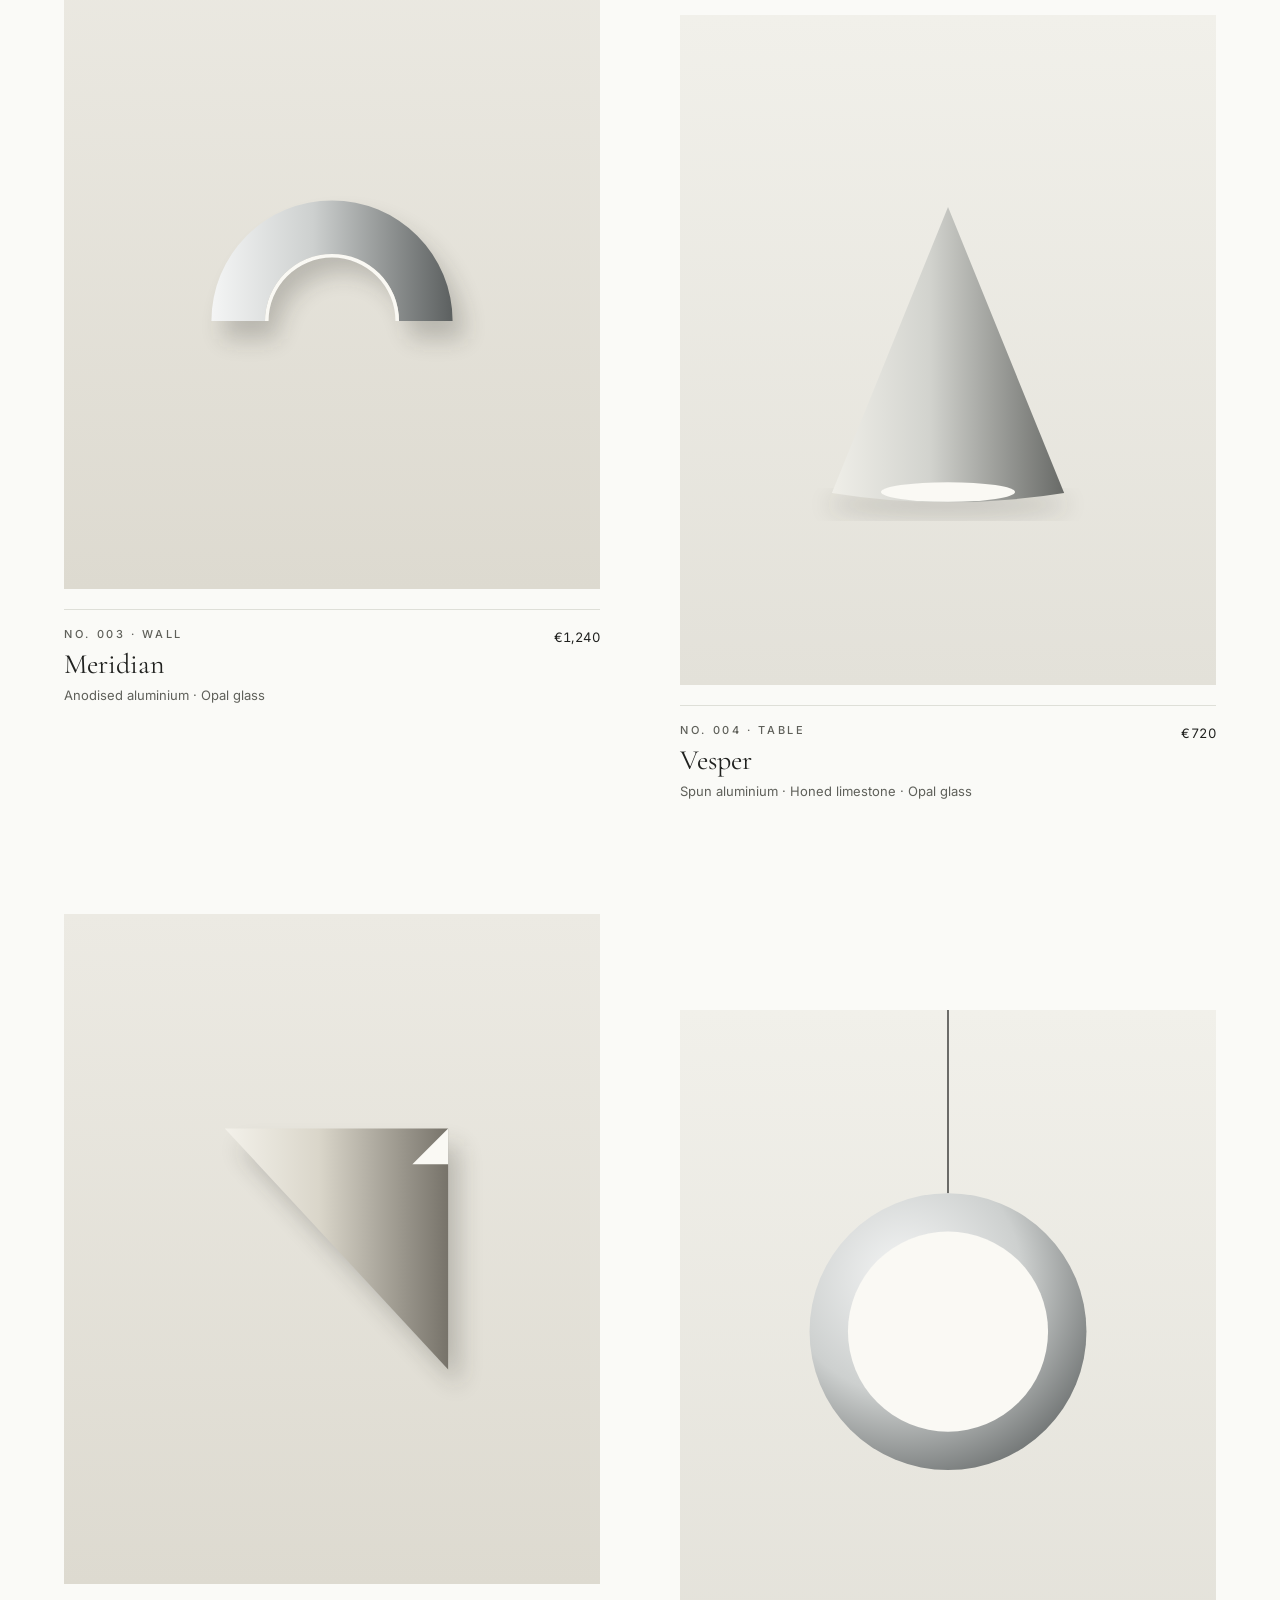
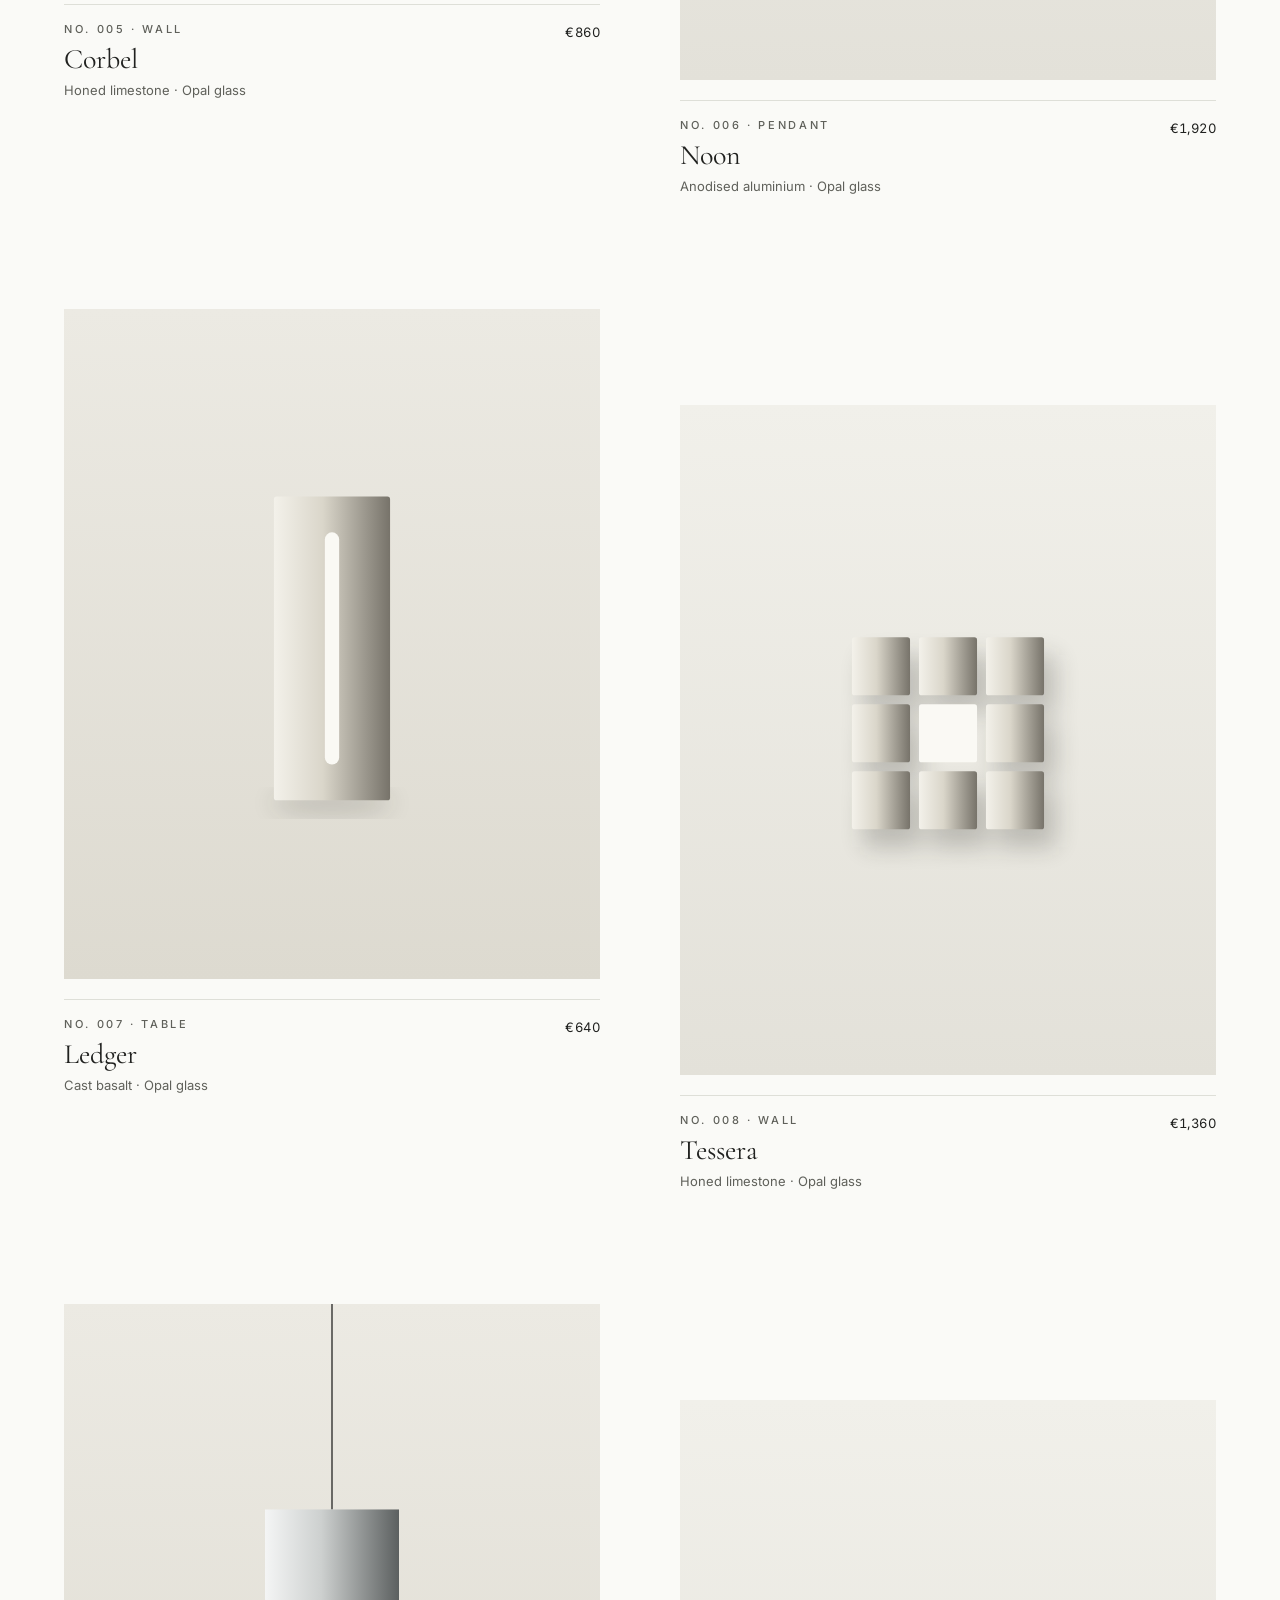
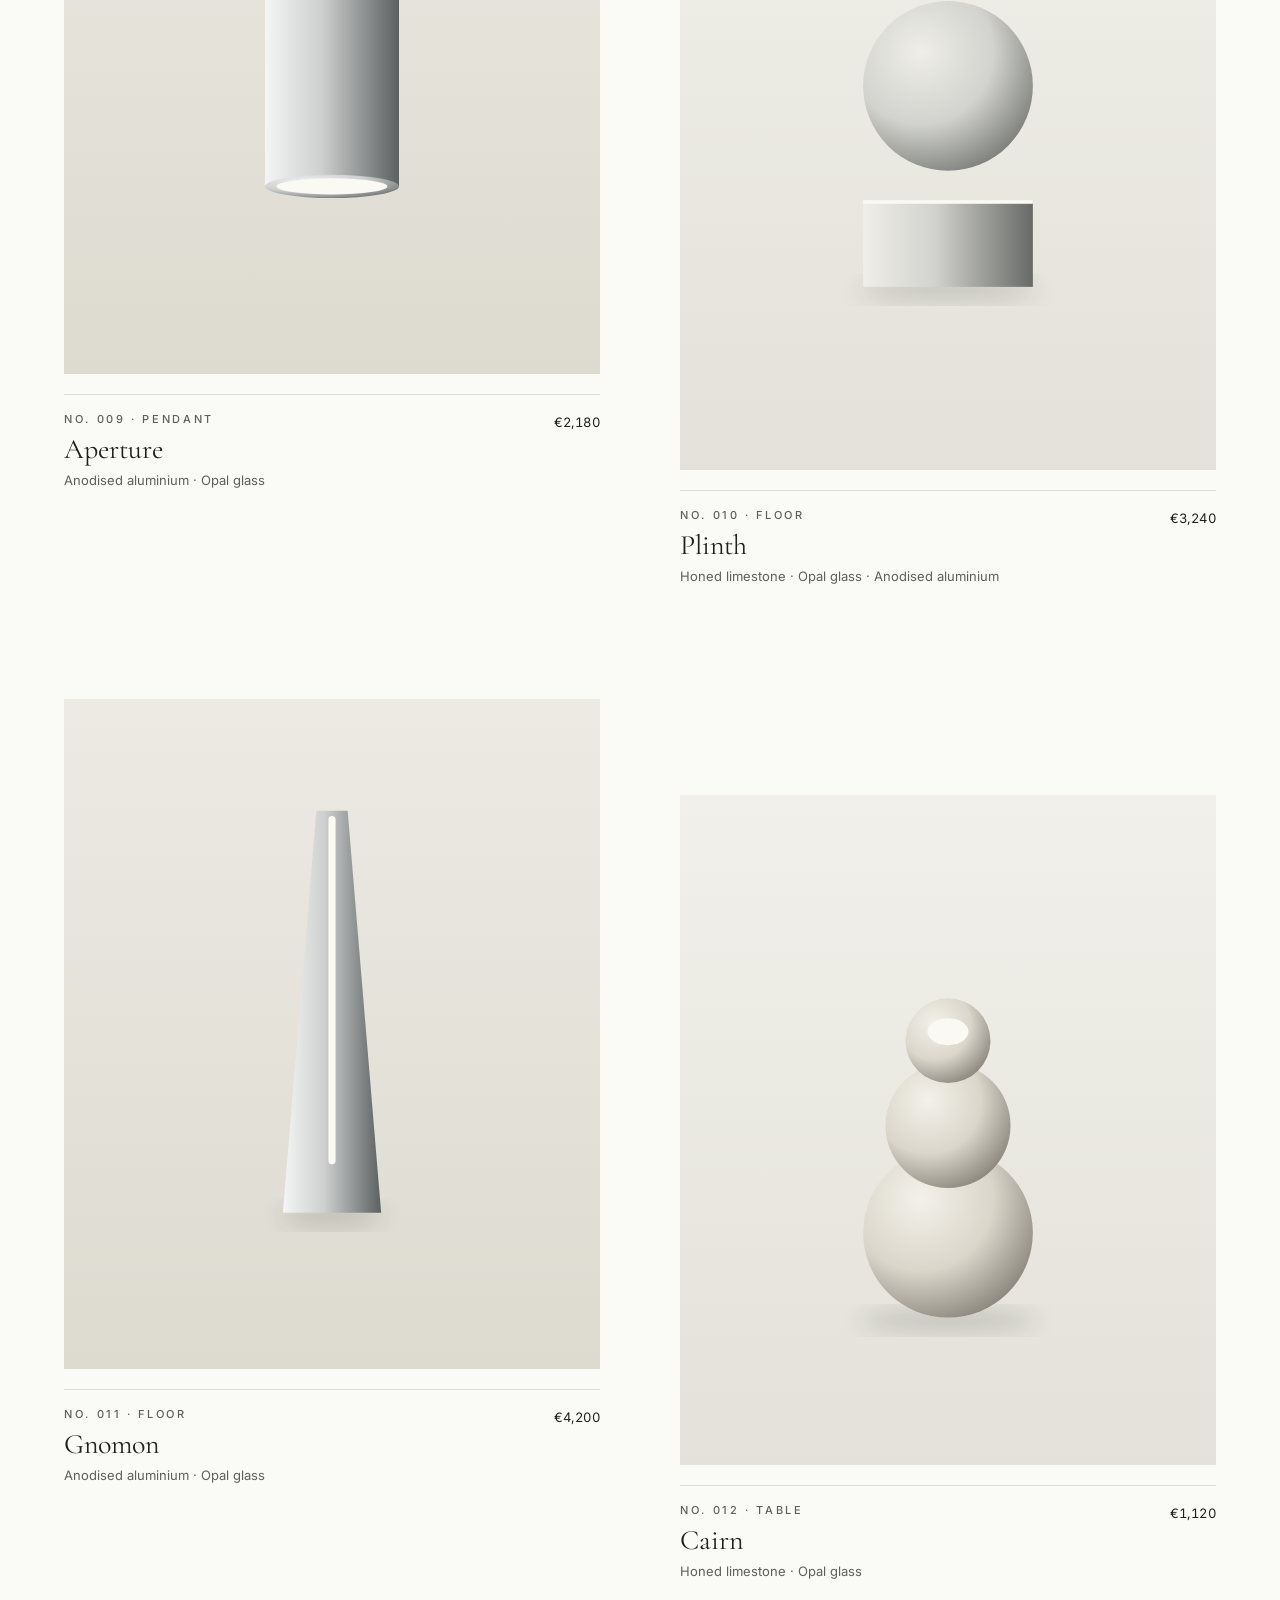
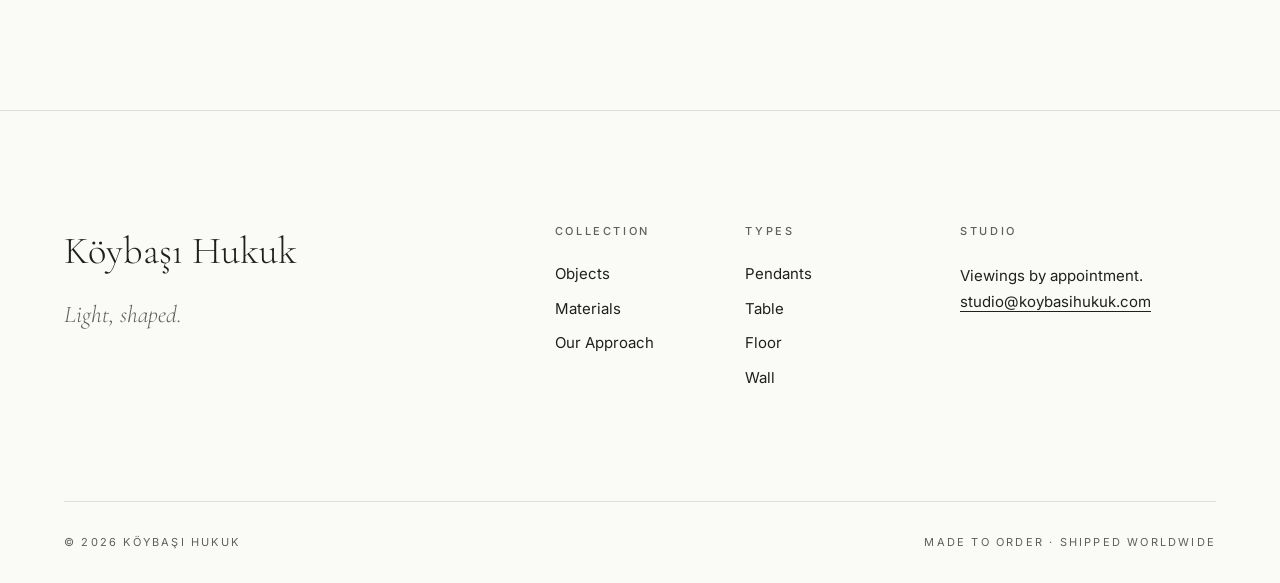
<file: objects.html>
<!doctype html>
<html lang="en">
<head>
<title>Objects — Köybaşı Hukuk</title>
<meta name="description" content="The complete collection of sculptural lighting: pendants, table, floor and wall pieces in stone, aluminium and opal glass.">
<meta charset="utf-8">
<meta name="viewport" content="width=device-width,initial-scale=1">
<meta name="theme-color" content="#080908">
<link rel="icon" href="favicon.svg" type="image/svg+xml">
<link rel="preconnect" href="https://fonts.googleapis.com">
<link rel="preconnect" href="https://fonts.gstatic.com" crossorigin>
<link href="https://fonts.googleapis.com/css2?family=Cormorant+Garamond:ital,wght@0,300;0,400;0,500;0,600;1,300;1,400&family=Inter:wght@400;500&display=swap" rel="stylesheet">
<link rel="stylesheet" href="css/style.css">
</head>
<body data-page="objects">
<main>
  <div style="padding:144px 0 128px">
    <div class="shell">
      <div class="reveal g12" style="margin-bottom:96px">
        <div style="grid-column:span 8"><p class="eyebrow" style="margin-bottom:24px">Objects · 12 pieces</p><h1 class="display t9">The collection</h1></div>
        <p class="body" style="grid-column:span 4;max-width:380px;align-self:end">Pendants, table, floor and wall pieces, each made in small editions and finished by hand.</p>
      </div>
      <div class="controls">
        <div class="filters" role="group" aria-label="Filter by type" id="filters"></div>
        <div class="ctl-right">
          <label class="ctl-label">Sort
            <select id="sort"><option value="featured">Curated</option><option value="price-asc">Price, low to high</option><option value="price-desc">Price, high to low</option><option value="name">Name</option></select>
          </label>
          <div role="group" aria-label="Grid size">
            <button class="tog" type="button" id="c2" aria-pressed="true" aria-label="Large grid, two columns"><svg width="18" height="18" viewBox="0 0 24 24" fill="none" stroke="currentColor" stroke-width="1.25"><rect x="4" y="4" width="16" height="16"/></svg></button>
            <button class="tog" type="button" id="c3" aria-pressed="false" aria-label="Compact grid, three columns"><svg width="18" height="18" viewBox="0 0 24 24" fill="none" stroke="currentColor" stroke-width="1.25"><rect x="3" y="3" width="7" height="7"/><rect x="14" y="3" width="7" height="7"/><rect x="3" y="14" width="7" height="7"/><rect x="14" y="14" width="7" height="7"/></svg></button>
          </div>
        </div>
      </div>
      <p class="sr-only" role="status" aria-live="polite" id="status"></p>
      <ul class="cards c2" id="grid"></ul>
    </div>
  </div>
</main>
<style>@media(max-width:1023px){.reveal.g12>*{grid-column:1/-1!important}}#grid{transition:opacity .9s var(--ease)}</style>
<script src="js/products.js"></script>
<script src="js/app.js"></script>
<script>
window.KH_PAGE = function (KH) {
  var P = KH.P, filter = "All", sort = "featured", cols = 2;
  var cats = ["All"].concat(["Pendant", "Table", "Floor", "Wall"].filter(function (c) { return P.some(function (p) { return p.category === c; }); }));
  var hash = decodeURIComponent(location.hash.slice(1)); if (cats.indexOf(hash) > 0) filter = hash;
  var fEl = document.getElementById("filters"), gEl = document.getElementById("grid");
  function n(c) { return c === "All" ? P.length : P.filter(function (p) { return p.category === c; }).length; }
  function draw() {
    fEl.innerHTML = cats.map(function (c) { return '<button type="button" data-f="' + c + '" aria-pressed="' + (c === filter) + '">' + c + "<sup aria-hidden=\"true\">" + n(c) + "</sup></button>"; }).join("");
    var list = filter === "All" ? P.slice() : P.filter(function (p) { return p.category === filter; });
    if (sort === "price-asc") list.sort(function (a, b) { return a.price - b.price; });
    if (sort === "price-desc") list.sort(function (a, b) { return b.price - a.price; });
    if (sort === "name") list.sort(function (a, b) { return a.name.localeCompare(b.name); });
    gEl.className = "cards " + (cols === 2 ? "c2" : "c3 mobile2");
    gEl.style.opacity = 0;
    gEl.innerHTML = list.map(function (p, i) { return "<li>" + KH.card(p, i) + "</li>"; }).join("");
    requestAnimationFrame(function () { gEl.style.opacity = 1; });
    document.getElementById("status").textContent = "Showing " + list.length + (list.length === 1 ? " object" : " objects");
    document.getElementById("c2").setAttribute("aria-pressed", cols === 2);
    document.getElementById("c3").setAttribute("aria-pressed", cols === 3);
    fEl.querySelectorAll("button").forEach(function (b) { b.addEventListener("click", function () { filter = b.dataset.f; draw(); var nb = fEl.querySelector('[data-f="' + filter + '"]'); if (nb) nb.focus(); }); });
  }
  document.getElementById("sort").addEventListener("change", function (e) { sort = e.target.value; draw(); });
  document.getElementById("c2").addEventListener("click", function () { cols = 2; draw(); });
  document.getElementById("c3").addEventListener("click", function () { cols = 3; draw(); });
  draw();
};
</script>
</body>
</html>
</file>
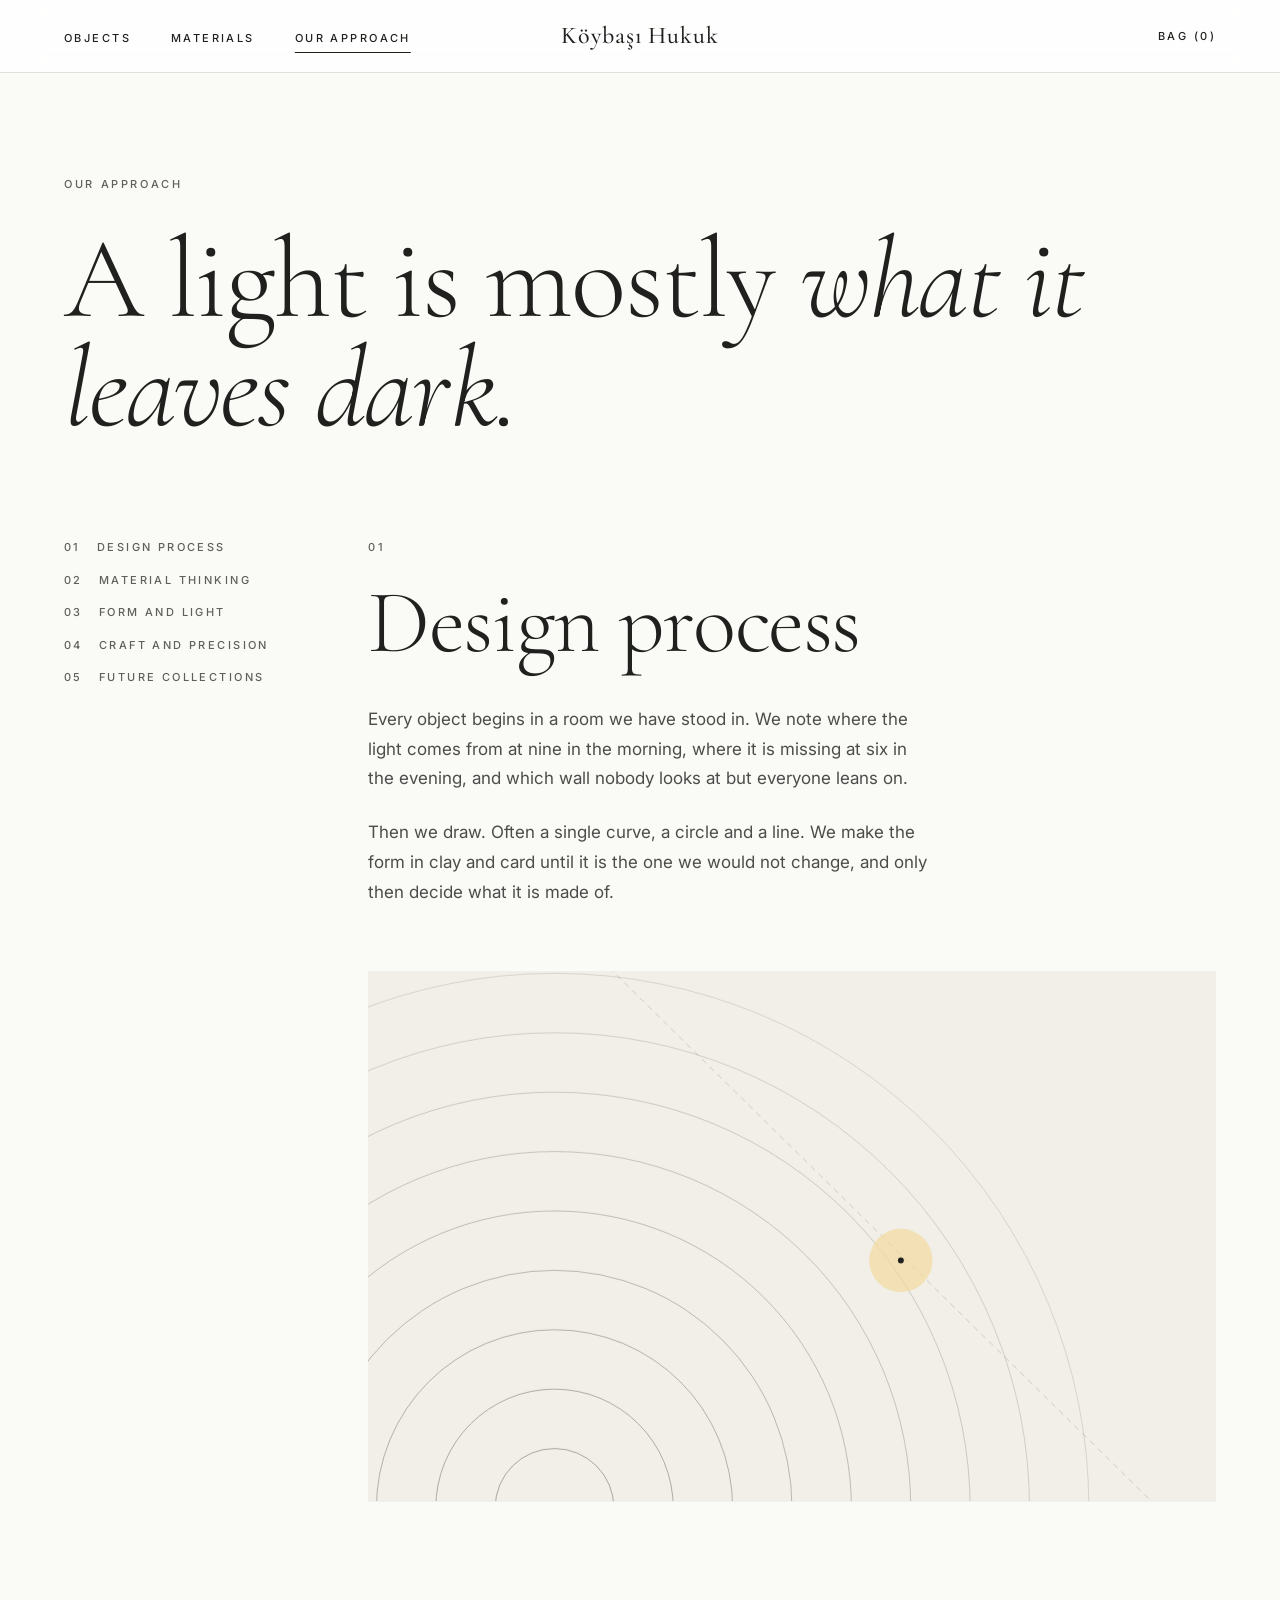
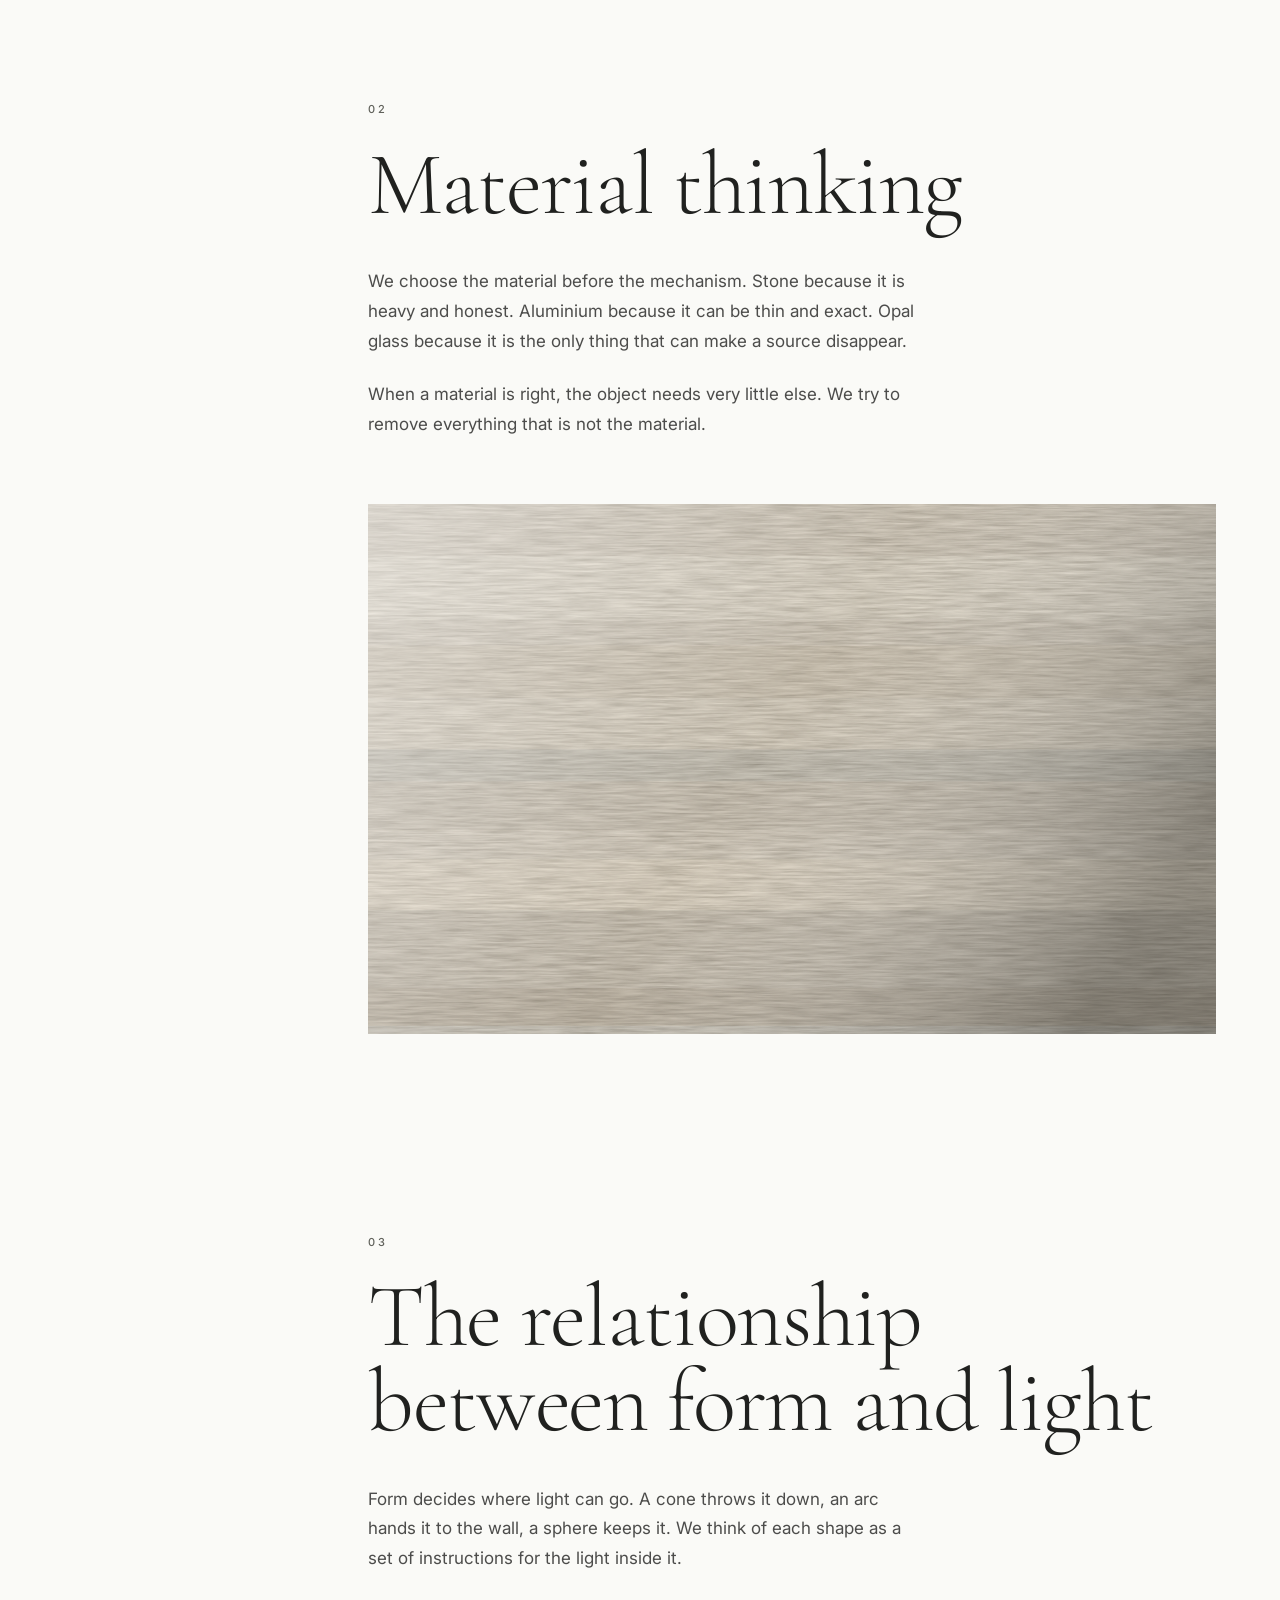
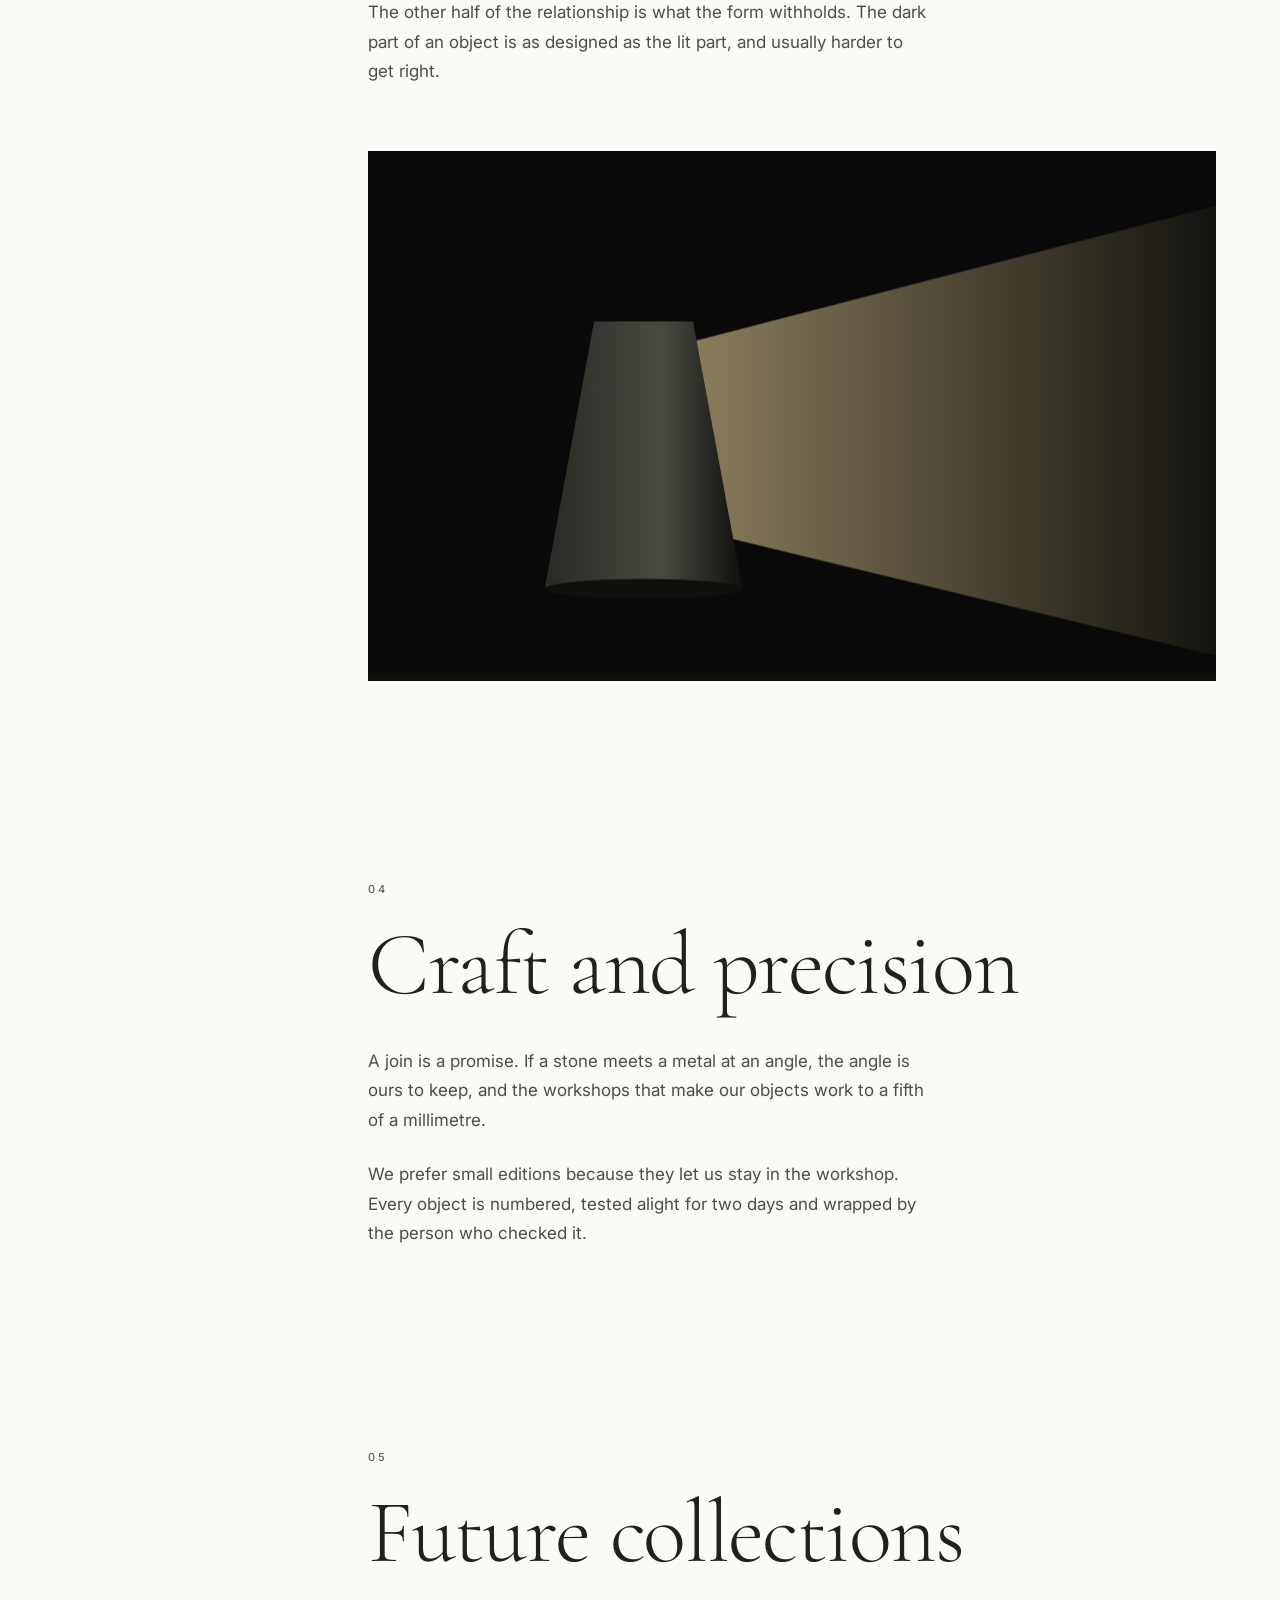
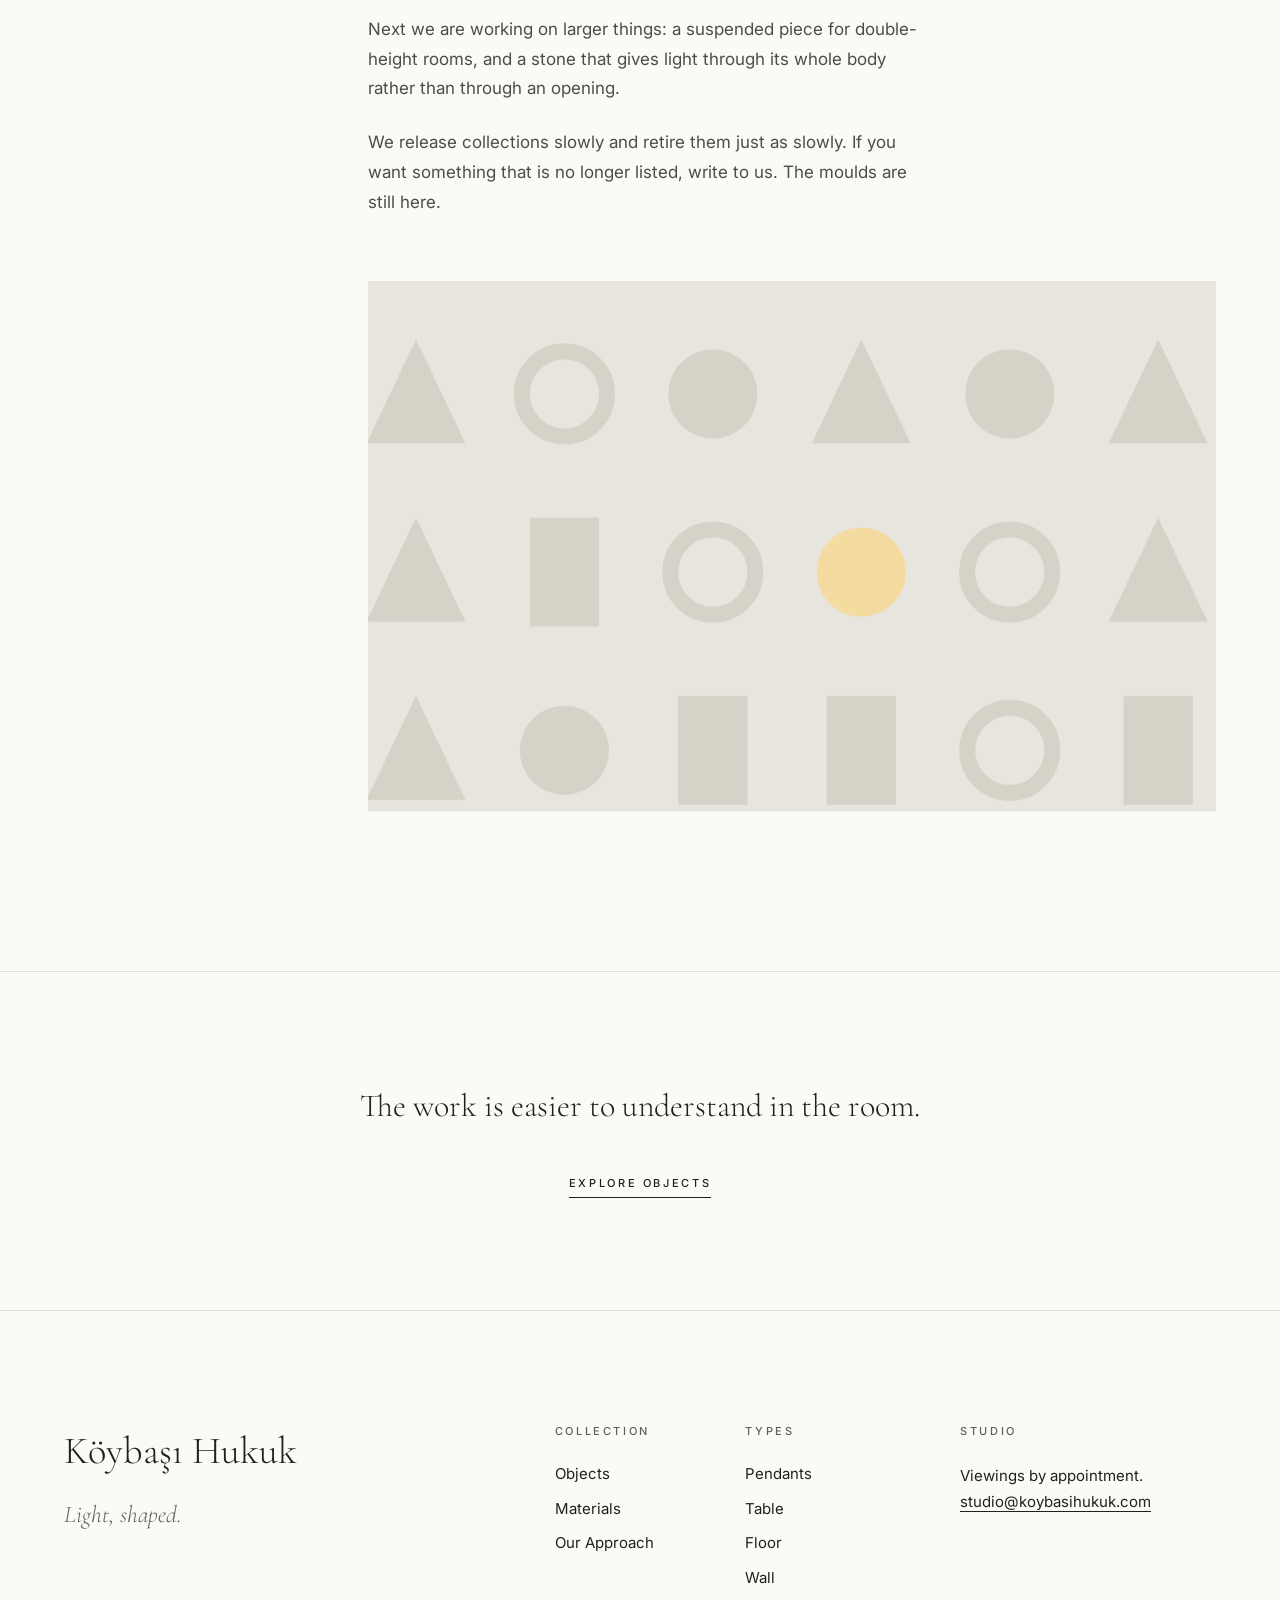
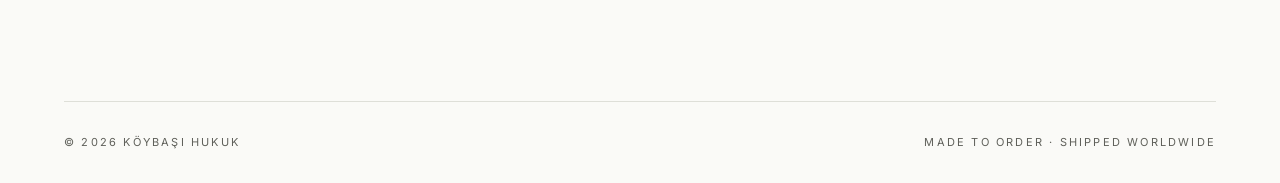
<file: our-approach.html>
<!doctype html>
<html lang="en">
<head>
<title>Our Approach — Köybaşı Hukuk</title>
<meta name="description" content="How we design: from the room, through the material, to the quiet moment when an object is lit.">
<meta charset="utf-8">
<meta name="viewport" content="width=device-width,initial-scale=1">
<meta name="theme-color" content="#080908">
<link rel="icon" href="favicon.svg" type="image/svg+xml">
<link rel="preconnect" href="https://fonts.googleapis.com">
<link rel="preconnect" href="https://fonts.gstatic.com" crossorigin>
<link href="https://fonts.googleapis.com/css2?family=Cormorant+Garamond:ital,wght@0,300;0,400;0,500;0,600;1,300;1,400&family=Inter:wght@400;500&display=swap" rel="stylesheet">
<link rel="stylesheet" href="css/style.css">
</head>
<body data-page="approach">
<main>
  <header class="shell" style="padding-top:176px;padding-bottom:96px">
    <div class="reveal">
      <p class="eyebrow" style="margin-bottom:32px">Our Approach</p>
      <h1 class="display t9" style="max-width:1100px">A light is mostly <em class="italic">what it leaves dark.</em></h1>
    </div>
  </header>
  <div class="shell g12" style="padding-bottom:160px;gap:64px">
    <nav class="toc" aria-label="Chapters" style="grid-column:span 3">
      <ol>
        <li><a href="#process"><span>01</span>Design process</a></li>
        <li><a href="#material"><span>02</span>Material thinking</a></li>
        <li><a href="#form-light"><span>03</span>Form and light</a></li>
        <li><a href="#craft"><span>04</span>Craft and precision</a></li>
        <li><a href="#future"><span>05</span>Future collections</a></li>
      </ol>
    </nav>
    <div id="chapters" style="grid-column:span 9;display:grid;gap:200px;min-width:0"></div>
  </div>
  <section style="border-top:1px solid var(--line);padding:112px 0;text-align:center">
    <div class="reveal shell"><p class="lede" style="max-width:640px;margin:0 auto">The work is easier to understand in the room.</p><a class="link-line" href="objects.html" style="margin-top:48px">Explore Objects</a></div>
  </section>
</main>
<style>@media(max-width:1023px){.shell.g12>*{grid-column:1/-1!important}}</style>
<script src="js/products.js"></script>
<script src="js/app.js"></script>
<script>
window.KH_PAGE = function (KH) {
  function ch(idx, id, title, paras, img) {
    return '<div class="stack"><section id="' + id + '" class="chap reveal" aria-labelledby="' + id + '-t"><p class="eyebrow" style="margin-bottom:24px">' + idx + '</p><h2 id="' + id + '-t" class="display t6">' + title + '</h2><div class="body" style="margin-top:40px;max-width:560px;display:grid;gap:24px">' +
      paras.map(function (p) { return "<p>" + p + "</p>"; }).join("") + "</div></section>" +
      (img ? KH.parallaxFrame(img[0], img[1], "ar1610") : "") + "</div>";
  }
  document.getElementById("chapters").innerHTML =
    ch("01", "process", "Design process", ["Every object begins in a room we have stood in. We note where the light comes from at nine in the morning, where it is missing at six in the evening, and which wall nobody looks at but everyone leans on.", "Then we draw. Often a single curve, a circle and a line. We make the form in clay and card until it is the one we would not change, and only then decide what it is made of."], ["images/approach/process.svg", "Concentric construction arcs and one warm point"]) +
    ch("02", "material", "Material thinking", ["We choose the material before the mechanism. Stone because it is heavy and honest. Aluminium because it can be thin and exact. Opal glass because it is the only thing that can make a source disappear.", "When a material is right, the object needs very little else. We try to remove everything that is not the material."], ["images/materials/stone.svg", "Honed limestone under raking light"]) +
    ch("03", "form-light", "The relationship between form and light", ["Form decides where light can go. A cone throws it down, an arc hands it to the wall, a sphere keeps it. We think of each shape as a set of instructions for the light inside it.", "The other half of the relationship is what the form withholds. The dark part of an object is as designed as the lit part, and usually harder to get right."], ["images/approach/form-light.svg", "A dark cone throwing a wedge of warm light across a room"]) +
    ch("04", "craft", "Craft and precision", ["A join is a promise. If a stone meets a metal at an angle, the angle is ours to keep, and the workshops that make our objects work to a fifth of a millimetre.", "We prefer small editions because they let us stay in the workshop. Every object is numbered, tested alight for two days and wrapped by the person who checked it."], null) +
    ch("05", "future", "Future collections", ["Next we are working on larger things: a suspended piece for double-height rooms, and a stone that gives light through its whole body rather than through an opening.", "We release collections slowly and retire them just as slowly. If you want something that is no longer listed, write to us. The moulds are still here."], ["images/approach/future.svg", "A grid of simple forms with one lit"]);
};
</script>
</body>
</html>
</file>
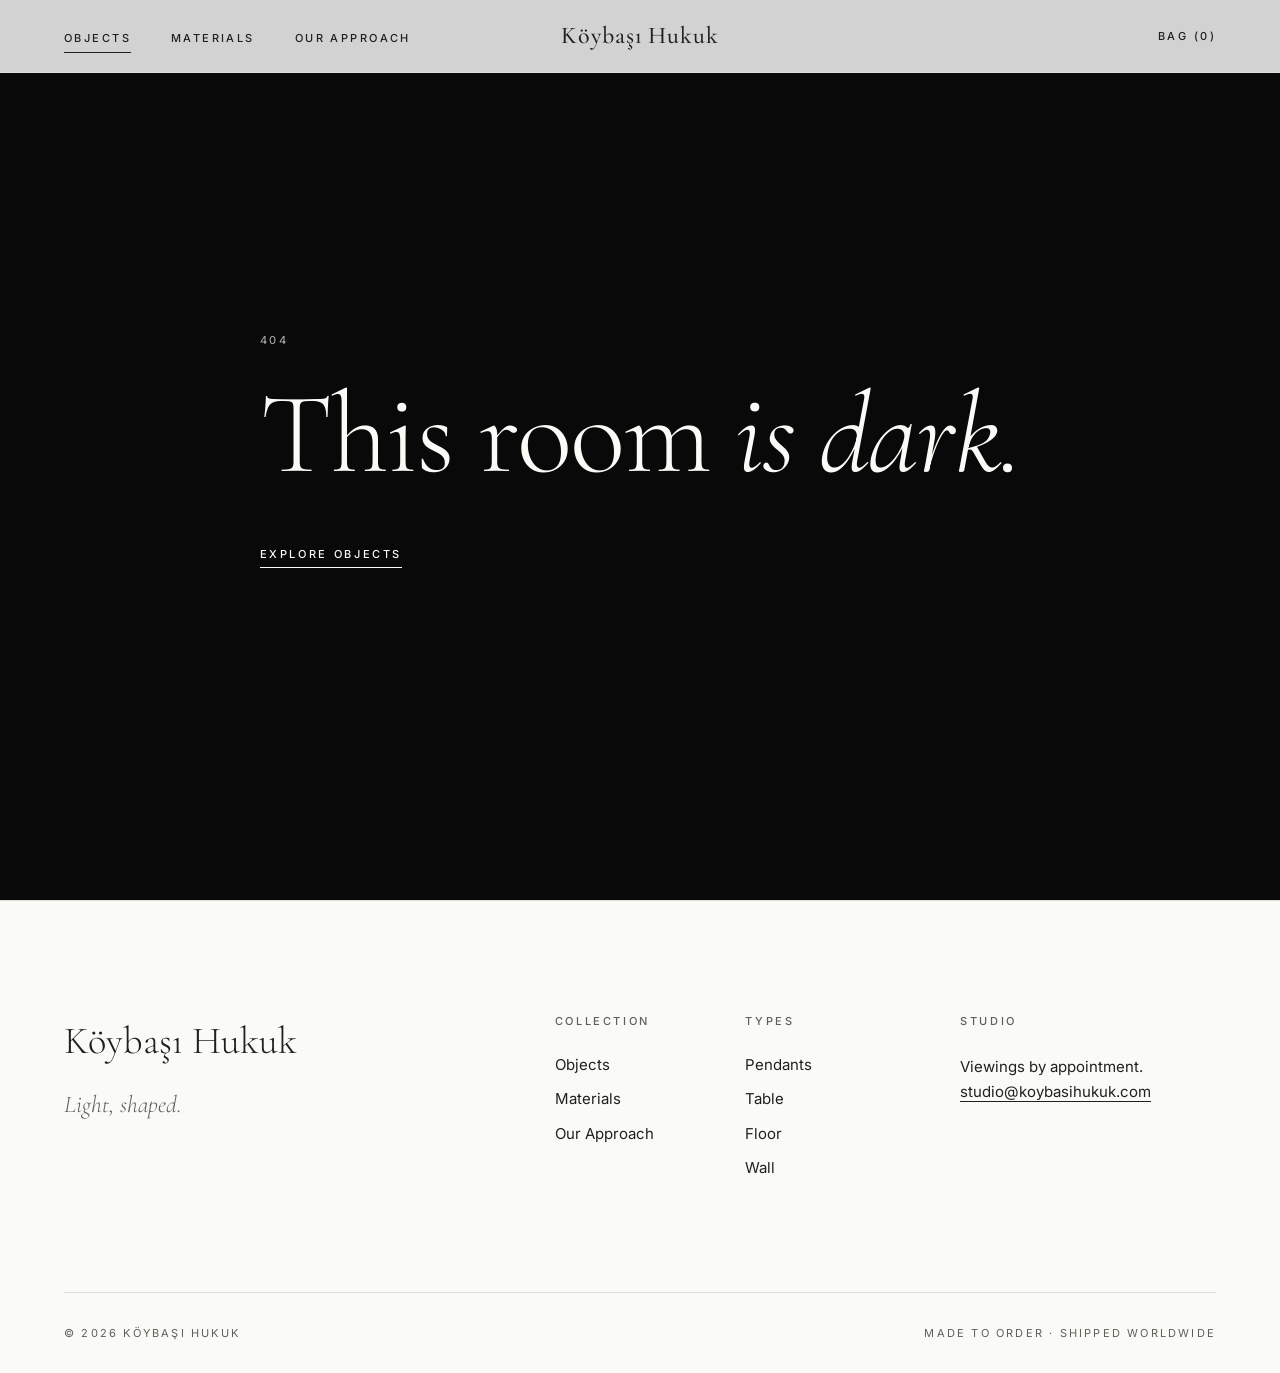
<file: product.html>
<!doctype html>
<html lang="en">
<head>
<title>Object — Köybaşı Hukuk</title>
<meta name="description" content="Sculptural lighting by Köybaşı Hukuk.">
<meta charset="utf-8">
<meta name="viewport" content="width=device-width,initial-scale=1">
<meta name="theme-color" content="#080908">
<link rel="icon" href="favicon.svg" type="image/svg+xml">
<link rel="preconnect" href="https://fonts.googleapis.com">
<link rel="preconnect" href="https://fonts.gstatic.com" crossorigin>
<link href="https://fonts.googleapis.com/css2?family=Cormorant+Garamond:ital,wght@0,300;0,400;0,500;0,600;1,300;1,400&family=Inter:wght@400;500&display=swap" rel="stylesheet">
<link rel="stylesheet" href="css/style.css">
</head>
<body data-page="product">
<main id="root"></main>
<script src="js/products.js"></script>
<script src="js/app.js"></script>
<script>
window.KH_PAGE = function (KH) {
  var E = KH.esc, M = KH.money, I = KH.ICON;
  var slug = new URLSearchParams(location.search).get("slug");
  var p = KH.bySlug(slug), root = document.querySelector("main");
  if (!p) {
    document.title = "Not found — Köybaşı Hukuk";
    root.innerHTML = '<section class="on-dark" style="min-height:100svh;display:flex;align-items:center;background:var(--night);color:var(--paper)"><div class="shell"><p class="eyebrow" style="margin-bottom:32px">404</p><h1 class="display t9">This room <em class="italic">is dark.</em></h1><a class="link-line" href="objects.html" style="margin-top:56px">Explore Objects</a></div></section>';
    return;
  }
  document.title = p.name + " — Köybaşı Hukuk";
  var md = document.querySelector('meta[name="description"]'); if (md) md.content = p.description;
  var related = (function () {
    var same = KH.P.filter(function (x) { return x.slug !== p.slug && x.category === p.category; });
    var rest = KH.P.filter(function (x) { return x.slug !== p.slug && x.category !== p.category; });
    return same.concat(rest).slice(0, 3);
  })();
  var no = p.id.replace("kh-", "No. ");
  var acc = [
    ["shipping", "Shipping", "<p>Each object is made to order and crated by hand. Lead time is " + E(p.leadTime) + ", followed by insured, tracked delivery with white-glove placement for pieces above 20 kg. Duties are confirmed with you before dispatch.</p>"],
    ["care", "Care", "<p>Dust with a dry, soft cloth. Stone is unsealed on purpose; wipe spills at once and avoid acidic cleaners. Anodised aluminium can be cleaned with a damp cloth and a drop of neutral soap. Opal glass should be cool and unplugged before cleaning.</p>"],
    ["specs", "Specifications", "<ul><li>Weight: " + E(p.weight) + "</li><li>Luminous flux: " + p.light.lumens + " lm</li><li>Colour temperature: " + p.light.kelvin.toLocaleString("en-GB") + ' K</li><li><a href="#specifications" style="text-decoration:underline;text-underline-offset:4px">Full specification below</a></li></ul>'],
    ["downloads", "Downloads", '<p>Technical sheet, light distribution file (IES) and installation guide are sent on request. <a style="text-decoration:underline;text-underline-offset:4px" href="mailto:studio@koybasihukuk.com?subject=' + encodeURIComponent(p.name + " — technical sheet") + '">Write to the studio</a>.</p>']
  ];
  root.innerHTML =
  '<section style="padding:112px 0 112px" aria-labelledby="product-title"><div class="shell">' +
    '<nav aria-label="Breadcrumb"><ol class="crumbs eyebrow"><li><a href="objects.html">Objects</a></li><li aria-hidden="true">/</li><li aria-current="page" style="color:var(--ink)">' + E(p.name) + '</li></ol></nav>' +
    '<div class="g12" style="gap:56px">' +
      '<div class="gal" style="grid-column:span 7;min-width:0"><div role="group" aria-roledescription="gallery" aria-label="' + E(p.name) + ' images" id="gallery"><div class="gallery-main">' +
        p.images.map(function (im, i) { return '<img src="' + im.src + '" alt="' + E(im.alt) + '"' + (i === 0 ? ' class="on"' : ' aria-hidden="true"') + ' width="1200" height="1500">'; }).join("") +
        '<p class="count" aria-live="polite" id="count">01 / 03</p></div>' +
        '<ul class="thumbs">' + p.images.map(function (im, i) { return '<li><button type="button" data-i="' + i + '" aria-label="Show image ' + (i + 1) + ' of 3"' + (i === 0 ? ' aria-current="true"' : "") + '><img src="' + im.src + '" alt=""></button></li>'; }).join("") + "</ul></div></div>" +
      '<div class="pinfo" style="grid-column:span 5;min-width:0"><div>' +
        '<p class="eyebrow">' + no + " · " + p.category + " · " + E(p.edition) + '</p>' +
        '<h1 id="product-title" class="display" style="font-size:clamp(4.5rem,9vw,7rem);margin-top:20px">' + E(p.name) + '</h1>' +
        '<p style="margin-top:16px;font-family:var(--serif);font-size:1.5rem;font-weight:300;font-style:italic;color:var(--muted-strong)">' + E(p.tagline) + '</p>' +
        '<p style="margin-top:40px;font-family:var(--serif);font-size:1.9rem;font-weight:300">' + M(p.price) + '</p>' +
        '<p style="margin-top:32px;max-width:440px;font-size:16px;line-height:1.75;color:rgba(32,33,31,.8)">' + E(p.description) + '</p>' +
        '<dl class="rows" style="margin-top:40px"><div><dt class="eyebrow">Materials</dt><dd>' + E(p.materials.join(", ")) + '</dd></div><div><dt class="eyebrow">Dimensions</dt><dd>' + E(p.dimensions) + '</dd></div><div><dt class="eyebrow">Lead time</dt><dd>' + E(p.leadTime) + '</dd></div></dl>' +
        '<div style="margin-top:40px;display:flex;gap:16px"><div class="qty" role="group" aria-label="Quantity"><button type="button" id="qm" aria-label="Decrease quantity" disabled>' + I.minus + '</button><span id="qv" aria-live="polite" aria-atomic="true">1</span><button type="button" id="qp" aria-label="Increase quantity">' + I.plus + '</button></div><button class="btn" type="button" id="add" style="flex:1">Add to Bag</button></div>' +
        '<p style="margin-top:16px;font-size:12px;color:var(--muted-strong)">Made to order. Lead time ' + E(p.leadTime) + '.</p><p class="sr-only" role="status" aria-live="polite" id="msg"></p>' +
        '<div class="acc" id="acc">' + acc.map(function (a, i) {
          var open = i === 0;
          return '<div><h3 style="font-family:var(--sans)"><button type="button" data-acc aria-expanded="' + open + '" aria-controls="p-' + a[0] + '" id="b-' + a[0] + '">' + a[1] + "<span>" + (open ? I.minus : I.plus) + '</span></button></h3><div class="pn" data-open="' + open + '"><div id="p-' + a[0] + '" role="region" aria-labelledby="b-' + a[0] + '">' + a[2] + "</div></div></div>";
        }).join("") + "</div>" +
      "</div></div></div></div></section>" +

  '<section class="on-dark" style="position:relative;overflow:hidden;background:var(--night);color:var(--paper)" aria-labelledby="light-title"><div aria-hidden="true" style="position:absolute;inset:0;background:radial-gradient(ellipse 50% 50% at 75% 50%,rgba(244,220,160,.1),transparent 70%)"></div>' +
    '<div class="shell g12" style="position:relative;padding-top:112px;padding-bottom:112px;align-items:center;gap:64px"><div class="reveal" style="grid-column:span 5"><p class="eyebrow" style="margin-bottom:24px">Light studies</p><h2 id="light-title" class="display t6">' + E(p.name) + ', in the dark.</h2><p class="body" style="margin-top:40px;max-width:440px">' + E(p.lightNotes) + '</p>' +
    '<dl class="studies"><div><dt class="eyebrow">Output</dt><dd>' + p.light.lumens + ' lm</dd></div><div><dt class="eyebrow">Warmth</dt><dd>' + p.light.kelvin.toLocaleString("en-GB") + ' K</dd></div><div><dt class="eyebrow">Rendering</dt><dd>CRI ' + p.light.cri + "</dd></div></dl></div>" +
    '<div style="grid-column:span 7;min-width:0">' + KH.parallaxFrame(p.images[1].src, p.images[1].alt, "ar45") + "</div></div></section>" +

  '<section style="padding:112px 0" aria-labelledby="material-title"><div class="shell g12" style="align-items:start;gap:64px"><div style="grid-column:span 6;min-width:0">' + KH.parallaxFrame(p.images[2].src, p.images[2].alt, "ar45") + "</div>" +
    '<div style="grid-column:8/13"><div class="reveal"><p class="eyebrow" style="margin-bottom:24px">Material details</p><h2 id="material-title" class="display t6">What it is made of.</h2></div>' +
    '<ul class="mlist">' + p.materials.map(function (m) { return '<li class="reveal"><h3>' + E(m) + "</h3><p>" + E(window.MATERIAL_NOTES[m] || "") + "</p></li>"; }).join("") + "</ul>" +
    '<div class="body" style="margin-top:48px;display:grid;gap:20px;font-size:16px">' + p.story.map(function (s) { return "<p>" + E(s) + "</p>"; }).join("") + "</div></div></div></section>" +

  '<section id="specifications" style="scroll-margin-top:96px;border-top:1px solid var(--line);padding:112px 0" aria-labelledby="spec-title"><div class="shell g12" style="gap:48px"><div class="reveal" style="grid-column:span 4"><p class="eyebrow" style="margin-bottom:24px">Specifications</p><h2 id="spec-title" class="display t5">In detail.</h2></div>' +
    '<dl class="specs" style="grid-column:span 8">' + p.specifications.map(function (s) { return '<div><dt class="eyebrow">' + E(s.label) + '</dt><dd style="text-align:right">' + E(s.value) + "</dd></div>"; }).join("") + "</dl></div></section>" +

  '<section style="padding:0 0 128px" aria-labelledby="related-title"><div class="shell"><div class="reveal" style="display:flex;justify-content:space-between;align-items:flex-end;margin-bottom:64px"><h2 id="related-title" class="display t6">Related objects</h2><a class="link-line" href="objects.html">All objects</a></div><ul class="cards c3" style="gap:64px 40px">' + related.map(function (x) { return "<li>" + KH.card(x, 5) + "</li>"; }).join("") + "</ul></div></section>" +
  '<style>@media(max-width:1023px){.g12>*{grid-column:1/-1!important}}</style>';

  // gallery
  var imgs = KH.$$(".gallery-main img"), th = KH.$$(".thumbs button"), cur = 0;
  function show(i) {
    cur = (i + imgs.length) % imgs.length;
    imgs.forEach(function (im, k) { im.classList.toggle("on", k === cur); k === cur ? im.removeAttribute("aria-hidden") : im.setAttribute("aria-hidden", "true"); });
    th.forEach(function (b, k) { k === cur ? b.setAttribute("aria-current", "true") : b.removeAttribute("aria-current"); });
    document.getElementById("count").textContent = String(cur + 1).padStart(2, "0") + " / " + String(imgs.length).padStart(2, "0");
  }
  th.forEach(function (b) { b.addEventListener("click", function () { show(+b.dataset.i); }); });
  document.getElementById("gallery").addEventListener("keydown", function (e) {
    if (e.key === "ArrowRight") { e.preventDefault(); show(cur + 1); }
    if (e.key === "ArrowLeft") { e.preventDefault(); show(cur - 1); }
  });
  // quantity + add
  var q = 1, qv = document.getElementById("qv"), qm = document.getElementById("qm"), qp = document.getElementById("qp");
  function setQ(n) { q = Math.min(9, Math.max(1, n)); qv.textContent = q; qm.disabled = q <= 1; qp.disabled = q >= 9; }
  qm.addEventListener("click", function () { setQ(q - 1); });
  qp.addEventListener("click", function () { setQ(q + 1); });
  document.getElementById("add").addEventListener("click", function () {
    KH.Cart.add(p.slug, q);
    document.getElementById("msg").textContent = q + " × " + p.name + " added to your bag.";
    KH.Cart.open();
  });
  KH.accordion(document.getElementById("acc"));
};
</script>
</body>
</html>
</file>
<file: css/style.css>
:root{--night:#080908;--paper:#FAFAF7;--ink:#20211F;--muted:#777872;--muted-strong:#5F605A;--stone:#E7E5DE;--alu:#BFC2C1;--line:#DEDFD8;--glow:#F4DCA0;--ease:cubic-bezier(.22,1,.36,1);--serif:"Cormorant Garamond",Georgia,serif;--sans:"Inter",system-ui,sans-serif}
*{box-sizing:border-box;margin:0;padding:0}
html{scroll-behavior:smooth;-webkit-text-size-adjust:100%}
body{background:var(--paper);color:var(--ink);font-family:var(--sans);-webkit-font-smoothing:antialiased;line-height:1.5}
img{display:block;max-width:100%}
a{color:inherit;text-decoration:none}
button{font:inherit;color:inherit;background:none;border:0;cursor:pointer}
ul,ol{list-style:none}
::selection{background:var(--glow);color:var(--night)}
:focus-visible{outline:2px solid var(--ink);outline-offset:4px}
.on-dark :focus-visible{outline-color:var(--glow)}
h1,h2,h3{font-family:var(--serif);font-weight:300}
.sr-only{position:absolute;width:1px;height:1px;overflow:hidden;clip:rect(0 0 0 0);white-space:nowrap}
.skip{position:fixed;left:16px;top:16px;z-index:100;background:var(--paper);padding:12px 16px;font-size:11px;letter-spacing:.2em;text-transform:uppercase;transform:translateY(-120px);transition:transform .3s}
.skip:focus{transform:none}
.shell{max-width:1680px;margin:0 auto;padding:0 24px}
@media(min-width:768px){.shell{padding:0 40px}}@media(min-width:1024px){.shell{padding:0 64px}}
.eyebrow{font-size:11px;font-weight:500;text-transform:uppercase;letter-spacing:.24em;color:var(--muted-strong)}
.on-dark .eyebrow{color:rgba(250,250,247,.62)}
.display{font-family:var(--serif);font-weight:300;line-height:.95;letter-spacing:-.015em}
.t5{font-size:clamp(2.6rem,6vw,4.5rem)}.t6{font-size:clamp(3rem,7vw,6rem)}.t9{font-size:clamp(3.4rem,9vw,9rem)}
.italic{font-style:italic}
.lede{font-family:var(--serif);font-weight:300;font-size:clamp(1.6rem,3vw,2rem);line-height:1.35}
.body{font-size:17px;line-height:1.75;color:rgba(32,33,31,.8)}
.on-dark .body{color:rgba(250,250,247,.75)}
.link-line{display:inline-flex;align-items:center;gap:14px;font-size:11px;font-weight:500;text-transform:uppercase;letter-spacing:.24em;padding-bottom:6px;background:linear-gradient(currentColor,currentColor) 0 100%/100% 1px no-repeat;transition:background-size .9s var(--ease)}
.link-line:hover,.link-line:focus-visible{background-size:0 1px;background-position:100% 100%}
.link-line svg{transition:transform .7s var(--ease)}.link-line:hover svg{transform:translateX(6px)}
.btn{display:inline-flex;align-items:center;justify-content:center;height:56px;padding:0 36px;background:var(--ink);color:var(--paper);font-size:11px;font-weight:500;text-transform:uppercase;letter-spacing:.22em;transition:background .5s var(--ease)}
.btn:hover{background:var(--night)}.btn:disabled{opacity:.4}
/* reveal */
.reveal{opacity:0;transform:translateY(24px);transition:opacity 1.1s var(--ease),transform 1.1s var(--ease)}
.reveal.in{opacity:1;transform:none}
.mask{clip-path:inset(0 0 100% 0);transition:clip-path 1.4s var(--ease)}.mask.in{clip-path:inset(0 0 0 0)}
.frame{position:relative;overflow:hidden;background:var(--stone)}
.frame>img{position:absolute;left:0;width:100%;height:112%;top:-6%;object-fit:cover;will-change:transform}
.fill{position:absolute;inset:0;width:100%;height:100%;object-fit:cover}
/* header */
.hdr{position:fixed;inset:0 0 auto 0;z-index:50;border-bottom:1px solid var(--line);background:rgba(255,255,255,.82);-webkit-backdrop-filter:blur(20px);backdrop-filter:blur(20px);color:var(--ink);transition:background .7s var(--ease),color .7s var(--ease),border-color .7s}
.hdr.dark{background:transparent;border-color:transparent;color:var(--paper);-webkit-backdrop-filter:none;backdrop-filter:none}
.hdr-in{display:grid;grid-template-columns:1fr auto 1fr;align-items:center;height:72px}
.hdr nav ul{display:none;gap:40px}@media(min-width:768px){.hdr nav ul{display:flex}.menu-btn{display:none!important}}
.hdr a.nav,.bag-btn{font-size:11px;font-weight:500;text-transform:uppercase;letter-spacing:.22em;transition:opacity .5s}
.hdr a.nav:hover,.bag-btn:hover{opacity:.6}
.hdr a.nav[aria-current]{text-decoration:underline;text-underline-offset:10px}
.logo{font-family:var(--serif);font-size:24px;font-weight:500;letter-spacing:.04em;justify-self:center}
.menu-btn{width:40px;height:40px;margin-left:-8px;display:flex;align-items:center;justify-content:center}
.mnav{display:none;background:var(--paper);color:var(--ink);border-top:1px solid var(--line);padding:24px}
.mnav.open{display:block}.mnav a{display:block;padding:20px 0;border-bottom:1px solid var(--line);font-family:var(--serif);font-size:2.4rem;font-weight:300}
.bag-wrap{display:flex;justify-content:flex-end}
main{outline:none}
/* hero */
.hero{position:relative;min-height:100svh;display:flex;flex-direction:column;justify-content:flex-end;overflow:hidden;background:var(--night);color:var(--paper)}
.spot,.horizon{position:absolute;inset:0;pointer-events:none}
.horizon{top:auto;height:50%;opacity:0;background:radial-gradient(ellipse 70% 100% at 50% 100%,rgba(244,220,160,.2),transparent 70%)}
.hero .shell{position:relative;z-index:2;padding-top:160px;padding-bottom:96px;width:100%}
.hero h1{font-size:clamp(5.2rem,17vw,11rem);line-height:.88}
.hero h1 em{color:rgba(244,220,160,.95)}
.hero-row{margin-top:56px;display:flex;flex-direction:column;gap:40px}
@media(min-width:768px){.hero-row{flex-direction:row;justify-content:space-between;align-items:flex-end;margin-top:80px}.hero h1{font-size:clamp(7rem,12.5vw,11rem)}}
.hero p.sub{max-width:360px;font-size:15px;line-height:1.7;color:rgba(250,250,247,.7)}
.fadein{opacity:0;transform:translateY(18px);animation:rise 1.8s var(--ease) forwards}
@keyframes rise{to{opacity:1;transform:none}}
.dusk{position:relative;height:52svh;min-height:320px;overflow:hidden;background:linear-gradient(180deg,#080908 0%,#0e0f0d 10%,#2e2d28 34%,#8f8c80 62%,#E7E5DE 84%,#FAFAF7 100%)}
.dusk .halo{position:absolute;inset:0;opacity:0;transition:opacity 2.4s var(--ease);background:radial-gradient(ellipse 55% 42% at 50% 64%,rgba(244,220,160,.55),transparent 72%)}
.dusk .rule{position:absolute;left:50%;top:64%;height:1px;width:min(60vw,720px);background:var(--glow);transform:translateX(-50%) scaleX(.15);opacity:0;transition:transform 2.2s var(--ease),opacity 2.2s var(--ease)}
.dusk.in .halo{opacity:1}.dusk.in .rule{transform:translateX(-50%) scaleX(1);opacity:.9}
/* grid helpers */
.g12{display:grid;gap:40px}
@media(min-width:1024px){.g12{grid-template-columns:repeat(12,1fr);column-gap:40px}}
.sp{padding:96px 0}@media(min-width:768px){.sp{padding:160px 0}}
.spread{display:grid;gap:40px;align-items:end}
@media(min-width:1024px){.spread{grid-template-columns:repeat(12,1fr);column-gap:40px}.spread .img{grid-column:1/8}.spread .txt{grid-column:9/13}.spread.rev .img{grid-column:6/13;order:2}.spread.rev .txt{grid-column:1/5;order:1}}
.ar45{aspect-ratio:4/5}.ar1610{aspect-ratio:16/10}.ar43{aspect-ratio:4/3}
dl.rows>div{display:flex;justify-content:space-between;gap:24px;padding:14px 0;border-top:1px solid var(--line);font-size:13px}
dl.rows>div:last-child{border-bottom:1px solid var(--line)}dl.rows dd{text-align:right}
/* material section */
.msec.stone{background:var(--stone)}.msec.dark{background:var(--night);color:var(--paper)}
.msec .pic{height:70svh;min-height:380px}
.mtxt{display:grid;gap:48px;padding-block:96px}@media(min-width:1024px){.mtxt{grid-template-columns:4fr 8fr;column-gap:40px;padding-block:144px}}
.mtxt .ps{margin-top:40px;max-width:560px;display:grid;gap:24px}
.facts{margin-top:64px;display:grid;border-top:1px solid rgba(32,33,31,.15)}@media(min-width:640px){.facts{grid-template-columns:repeat(3,1fr)}}
.dark .facts{border-color:rgba(250,250,247,.15)}.facts div{padding:20px 24px 8px 0}.facts dd{margin-top:12px;font-family:var(--serif);font-size:1.5rem;font-weight:300}
/* cards */
.cards{display:grid;gap:64px 32px;grid-template-columns:1fr}
@media(min-width:640px){.cards.c2{grid-template-columns:repeat(2,1fr)}.cards.c2>li:nth-child(even){margin-top:96px}.cards.c3{grid-template-columns:repeat(3,1fr)}}
@media(min-width:1024px){.cards.c2{column-gap:80px;row-gap:112px}.cards.c3{column-gap:40px;row-gap:80px}.cards.c3>li:nth-child(3n+2){margin-top:64px}}
.cards.c3.mobile2{grid-template-columns:repeat(2,1fr);gap:56px 20px}@media(min-width:1024px){.cards.c3.mobile2{grid-template-columns:repeat(3,1fr)}}
.card a{display:block}.card .ph{position:relative;aspect-ratio:4/5;overflow:hidden;background:var(--stone)}
.card .ph img{position:absolute;inset:0;width:100%;height:100%;object-fit:cover;transition:opacity 1.4s var(--ease),transform 1.4s var(--ease)}
.card .ph img+img{opacity:0}.card:hover .ph img:first-child,.card a:focus-visible .ph img:first-child{opacity:0;transform:scale(1.015)}
.card:hover .ph img+img,.card a:focus-visible .ph img+img{opacity:1}
.card .tag{position:absolute;left:0;bottom:0;background:rgba(250,250,247,.9);padding:12px 16px;font-size:10px;font-weight:500;text-transform:uppercase;letter-spacing:.24em;opacity:0;transform:translateY(8px);transition:all .7s var(--ease)}
.card:hover .tag,.card a:focus-visible .tag{opacity:1;transform:none}
.card .cap{display:flex;justify-content:space-between;gap:24px;margin-top:20px;padding-top:16px;border-top:1px solid var(--line)}
.card h3{font-size:1.75rem;font-weight:400;line-height:1;margin-top:8px}.card .mat{margin-top:8px;font-size:13px;color:var(--muted-strong)}
.card .pr{font-size:13px;font-variant-numeric:tabular-nums;letter-spacing:.03em;padding-top:2px}
/* controls */
.controls{display:flex;flex-direction:column;gap:28px;border-top:1px solid var(--line);border-bottom:1px solid var(--line);padding:20px 0;margin-bottom:56px}
@media(min-width:768px){.controls{flex-direction:row;justify-content:space-between;align-items:center}}
.filters{display:flex;flex-wrap:wrap;gap:12px 28px}
.filters button,.ctl-label{font-size:11px;font-weight:500;text-transform:uppercase;letter-spacing:.22em;color:var(--muted-strong);padding:4px}
.filters button[aria-pressed=true]{color:var(--ink);text-decoration:underline;text-underline-offset:10px}.filters button:hover{color:var(--ink)}
.filters sup{opacity:.6;margin-left:4px;font-size:10px}
.ctl-right{display:flex;align-items:center;gap:32px}
select{border:0;border-bottom:1px solid rgba(32,33,31,.4);background:transparent;padding:4px 20px 4px 4px;font:inherit;font-size:11px;text-transform:uppercase;letter-spacing:.18em;color:var(--ink);margin-left:12px;cursor:pointer}
.tog{width:36px;height:36px;display:inline-flex;align-items:center;justify-content:center;color:var(--muted)}.tog[aria-pressed=true]{color:var(--ink)}
/* product */
.gallery-main{position:relative;aspect-ratio:4/5;overflow:hidden;background:var(--stone)}
.gallery-main img{position:absolute;inset:0;width:100%;height:100%;object-fit:cover;opacity:0;transition:opacity 1.1s var(--ease)}.gallery-main img.on{opacity:1}
.count{position:absolute;left:20px;bottom:20px;background:rgba(250,250,247,.9);padding:8px 12px;font-size:10px;letter-spacing:.24em;font-weight:500}
.thumbs{display:grid;grid-template-columns:repeat(3,1fr);gap:16px;margin-top:16px}
.thumbs button{position:relative;aspect-ratio:4/5;overflow:hidden;background:var(--stone);opacity:.6;transition:opacity .5s}.thumbs button:hover{opacity:1}
.thumbs button[aria-current=true]{opacity:1;outline:1px solid var(--ink);outline-offset:4px}
.thumbs img{width:100%;height:100%;object-fit:cover}
.pinfo{position:relative}@media(min-width:1024px){.pinfo>div{position:sticky;top:112px}}
.qty{display:flex;border:1px solid rgba(32,33,31,.3);align-items:center}.qty button{width:48px;height:56px;font-size:18px;font-weight:300}.qty button:disabled{opacity:.3}.qty span{width:32px;text-align:center;font-size:14px}
.crumbs{display:flex;gap:12px;margin-bottom:40px}.crumbs a:hover{color:var(--ink)}
/* accordion */
.acc{border-top:1px solid var(--line);margin-top:48px}.acc>div{border-bottom:1px solid var(--line)}
.acc button{display:flex;width:100%;justify-content:space-between;align-items:center;padding:20px 0;text-align:left;font-size:11px;font-weight:500;text-transform:uppercase;letter-spacing:.24em}
.acc .pn{display:grid;grid-template-rows:0fr;transition:grid-template-rows .7s var(--ease)}.acc .pn>div{overflow:hidden}.acc .pn[data-open=true]{grid-template-rows:1fr}
.acc .pn p,.acc .pn ul{padding-bottom:28px;font-size:15px;line-height:1.75;color:rgba(32,33,31,.8)}
.acc .pn:not([data-open=true])>div{visibility:hidden}
/* spec */
.specs{display:grid;border-top:1px solid var(--line)}@media(min-width:640px){.specs{grid-template-columns:1fr 1fr}}
.specs div{display:flex;flex-direction:column;gap:8px;padding:24px 32px 24px 0;border-bottom:1px solid var(--line)}
@media(min-width:640px){.specs div{flex-direction:row;justify-content:space-between}}.specs dd{font-size:14px}
.studies{display:grid;grid-template-columns:repeat(3,1fr);gap:24px;margin-top:56px;padding-top:24px;border-top:1px solid rgba(250,250,247,.15)}.studies dd{margin-top:12px;font-family:var(--serif);font-size:1.9rem;font-weight:300}
.mlist li{padding:32px 0;border-bottom:1px solid var(--line)}.mlist{border-top:1px solid var(--line);margin-top:56px}.mlist h3{font-size:1.9rem;font-weight:400}.mlist p{margin-top:16px;font-size:15px;line-height:1.75;color:rgba(32,33,31,.8)}
/* cart */
.scrim{position:fixed;inset:0;z-index:60;background:rgba(8,9,8,.5);-webkit-backdrop-filter:blur(2px);backdrop-filter:blur(2px);opacity:0;visibility:hidden;transition:opacity .5s var(--ease),visibility .5s}
.drawer{position:fixed;top:0;right:0;bottom:0;z-index:70;width:100%;max-width:460px;background:var(--paper);display:flex;flex-direction:column;transform:translateX(100%);visibility:hidden;transition:transform .7s var(--ease),visibility .7s;box-shadow:0 0 60px rgba(0,0,0,.2)}
body.bag-open .scrim{opacity:1;visibility:visible}body.bag-open .drawer{transform:none;visibility:visible}body.bag-open{overflow:hidden}
.d-head{display:flex;justify-content:space-between;align-items:center;padding:24px 28px;border-bottom:1px solid var(--line)}.d-head h2{font-size:1.9rem}.d-head small{font-size:1.1rem;color:var(--muted-strong)}
.d-list{flex:1;overflow-y:auto;padding:0 28px}.d-list li{display:flex;gap:20px;padding:24px 0;border-bottom:1px solid var(--line)}
.d-list .th{position:relative;width:88px;height:112px;flex:none;background:var(--stone);overflow:hidden}.d-list .th img{width:100%;height:100%;object-fit:cover}
.d-list .info{flex:1;display:flex;flex-direction:column;min-width:0}.d-list .top{display:flex;justify-content:space-between;gap:12px}
.d-list h3{font-size:1.5rem;font-weight:400;line-height:1}.d-list small{display:block;margin-top:8px;font-size:12px;color:var(--muted-strong)}
.d-list .bot{margin-top:auto;padding-top:16px;display:flex;justify-content:space-between;align-items:center}
.mini{display:flex;border:1px solid var(--line);align-items:center}.mini button{width:36px;height:36px}.mini button:disabled{opacity:.3}.mini span{width:32px;text-align:center;font-size:13px}
.rm{font-size:10px;font-weight:500;text-transform:uppercase;letter-spacing:.22em;color:var(--muted-strong);text-decoration:underline;text-underline-offset:4px}.rm:hover{color:var(--ink)}
.d-empty{flex:1;padding:0 28px;display:flex;flex-direction:column;align-items:flex-start;justify-content:center;gap:24px}.d-empty p:first-child{font-family:var(--serif);font-size:1.9rem;font-weight:300}
.d-foot{border-top:1px solid var(--line);padding:24px 28px 32px}.d-foot .tot{display:flex;justify-content:space-between;align-items:baseline}.d-foot .tot b{font-family:var(--serif);font-size:1.9rem;font-weight:300}
.d-foot .btn{width:100%;margin-top:24px}.d-foot small{display:block;margin-top:12px;font-size:12px;color:var(--muted-strong);line-height:1.6}
/* footer */
footer.ft{border-top:1px solid var(--line)}.ft-top{display:grid;gap:64px;padding:80px 0}@media(min-width:1024px){.ft-top{grid-template-columns:5fr 4fr 3fr;padding:112px 0}}
.ft h2{font-family:var(--sans);font-weight:500}.ft ul{margin-top:24px;display:grid;gap:12px;font-size:15px}.ft a:hover{opacity:.6}.ft .cols{display:grid;grid-template-columns:1fr 1fr;gap:40px}
.ft-bot{display:flex;flex-direction:column;gap:12px;border-top:1px solid var(--line);padding:32px 0;font-size:11px;text-transform:uppercase;letter-spacing:.2em;color:var(--muted-strong)}@media(min-width:768px){.ft-bot{flex-direction:row;justify-content:space-between}}
/* closing */
.closing{position:relative;min-height:90svh;display:flex;align-items:center;overflow:hidden;text-align:center}
.closing::before{content:"";position:absolute;inset:0;background:radial-gradient(ellipse 70% 60% at 50% 100%,rgba(244,220,160,.55),rgba(244,220,160,.12) 55%,transparent 80%)}
.closing .shell{position:relative;padding-top:128px;padding-bottom:128px}
/* approach */
.chap{scroll-margin-top:112px}.toc{display:none}@media(min-width:1024px){.toc{display:block}.toc ol{position:sticky;top:128px;display:grid;gap:16px}.toc a{display:flex;gap:16px;font-size:11px;font-weight:500;text-transform:uppercase;letter-spacing:.22em;color:var(--muted-strong);transition:color .5s}.toc a:hover{color:var(--ink)}}
.stack{display:grid;gap:64px}
@media(prefers-reduced-motion:reduce){html{scroll-behavior:auto}*,*::before,*::after{animation-duration:.01ms!important;transition-duration:.01ms!important}.reveal,.mask,.fadein{opacity:1!important;transform:none!important;clip-path:none!important}}
</file>
